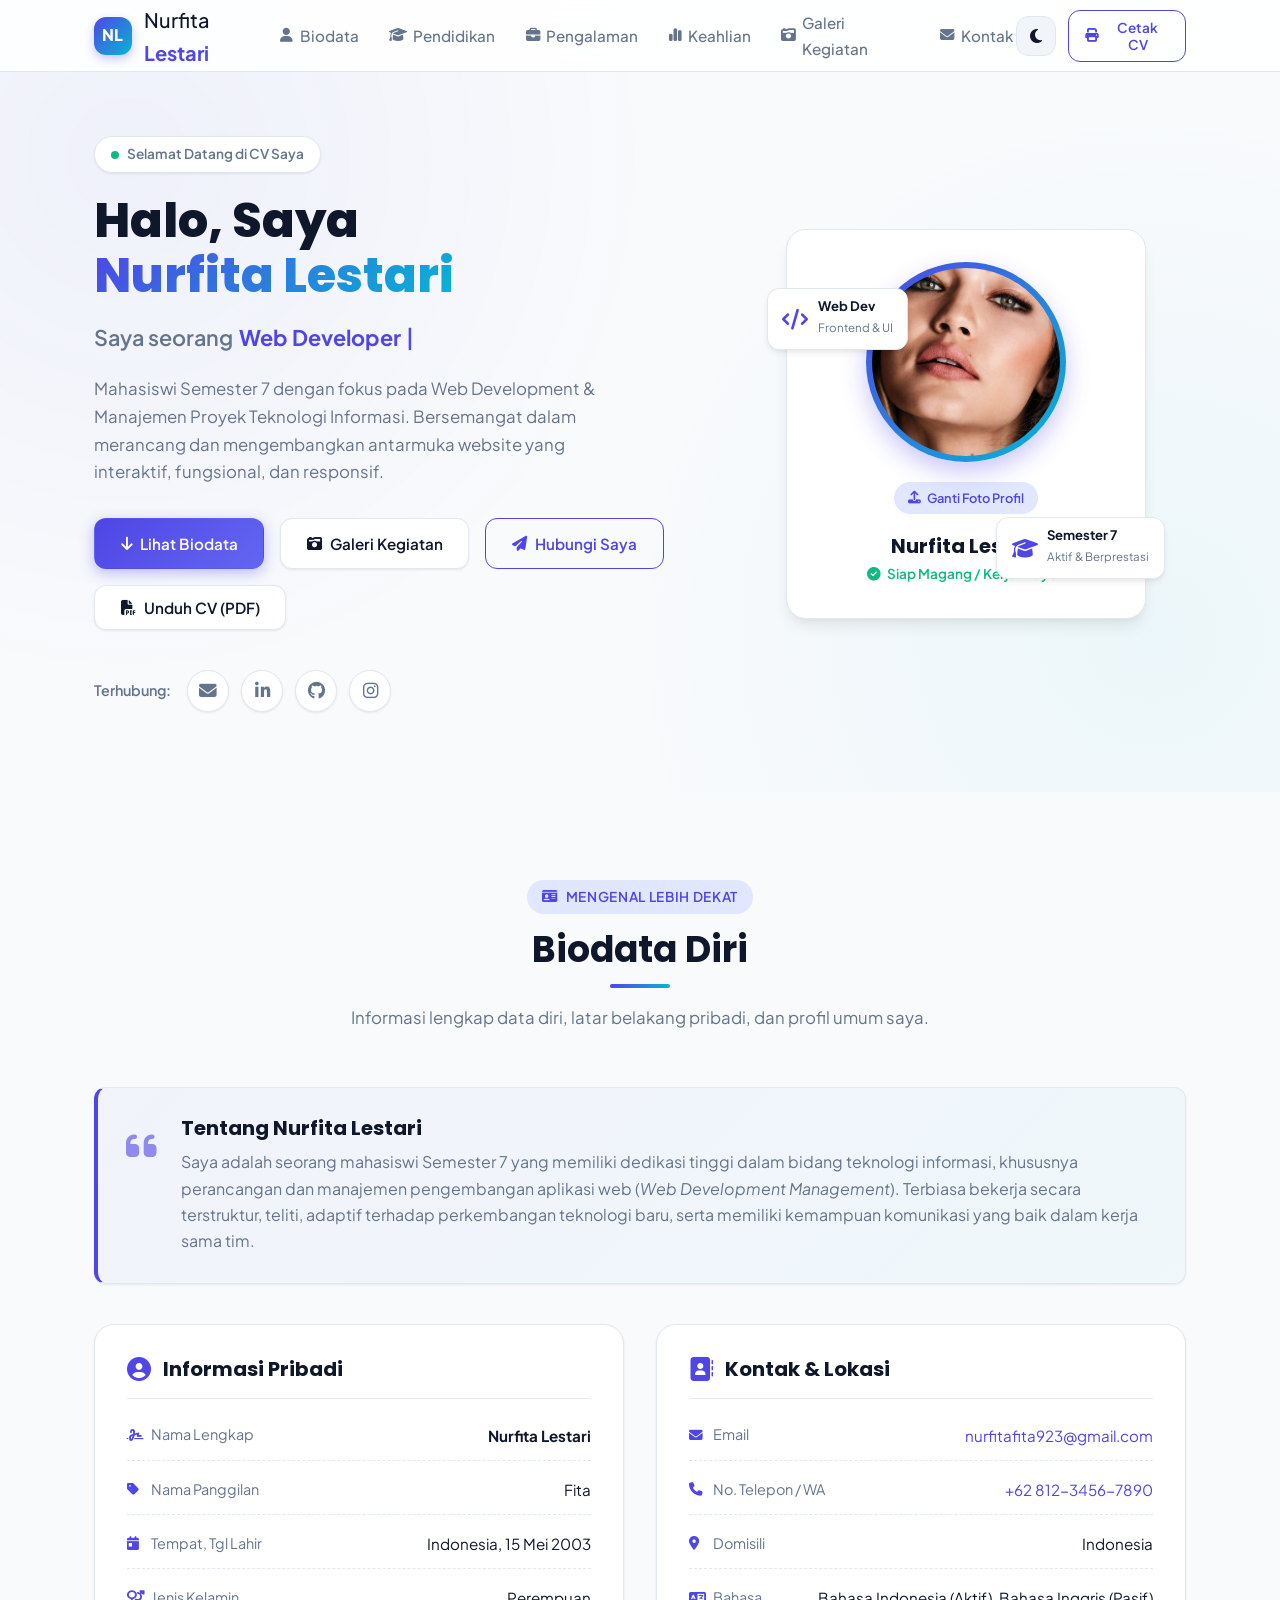
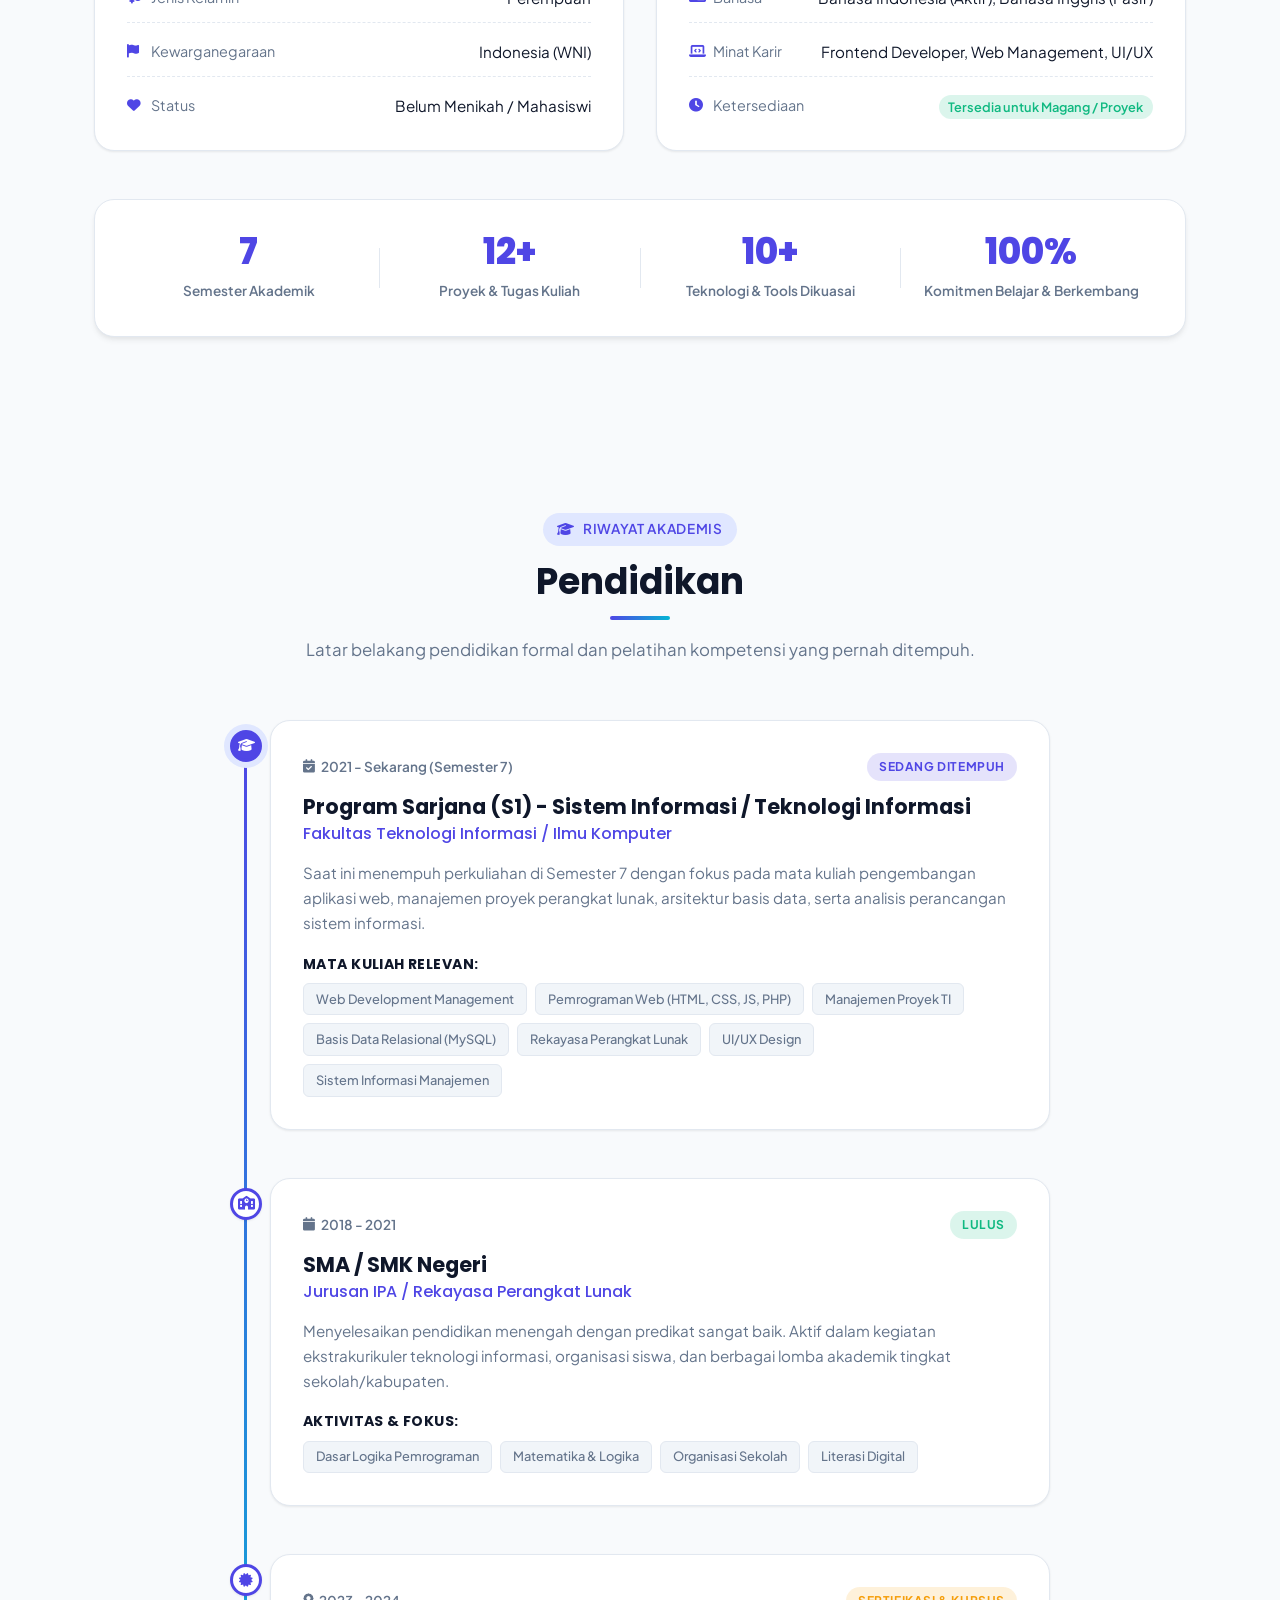
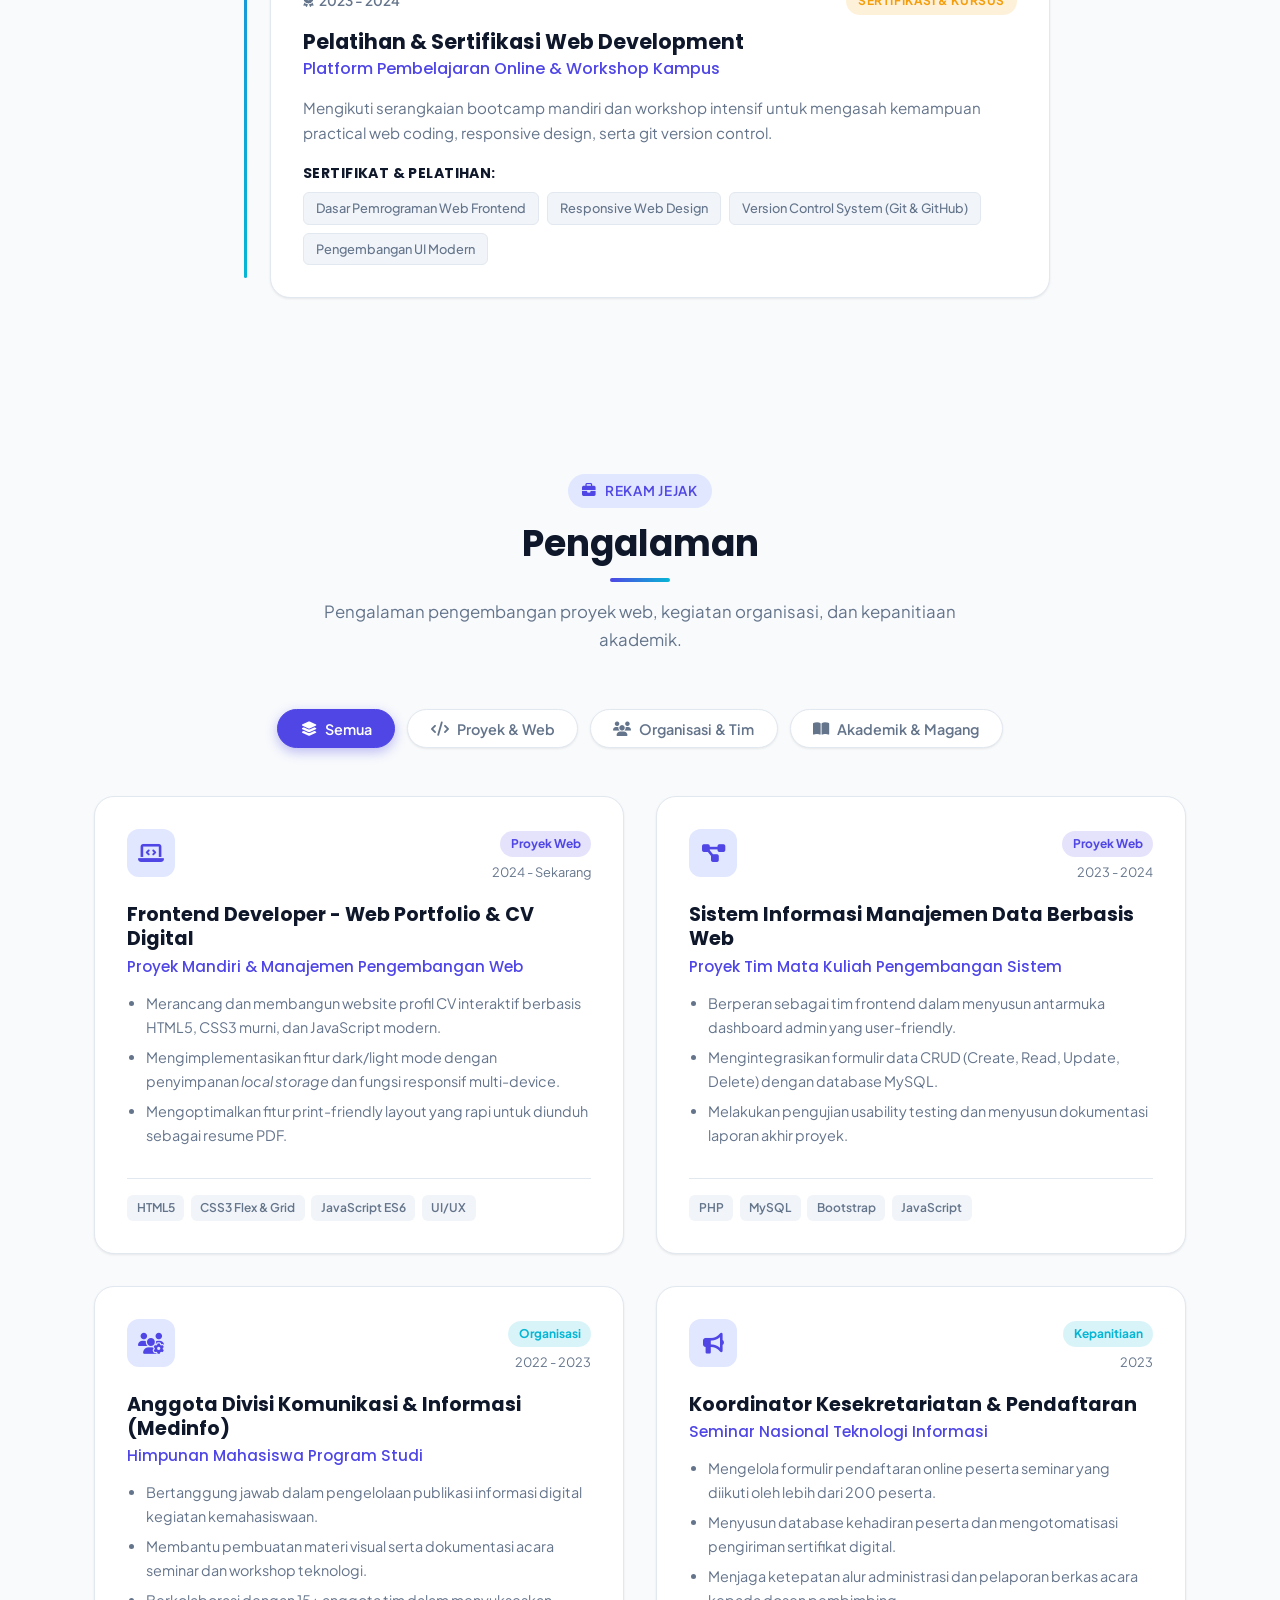
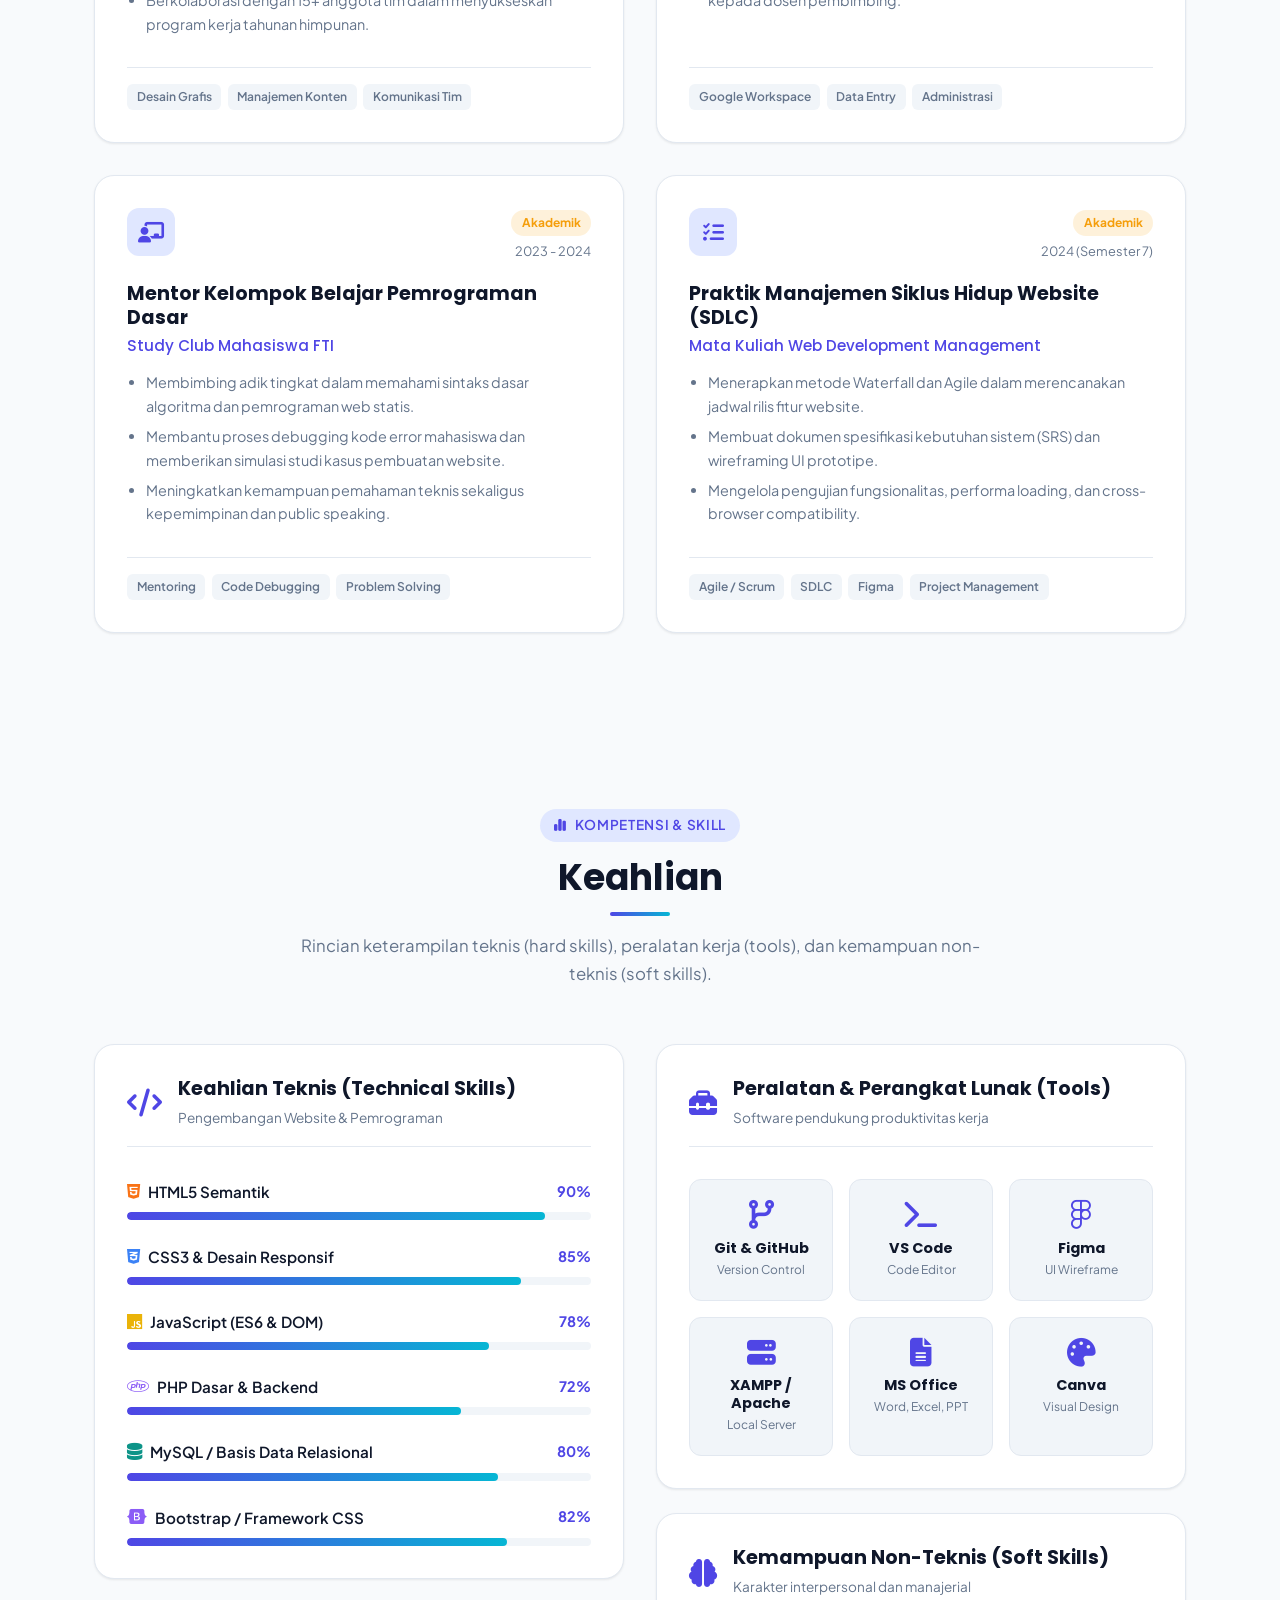
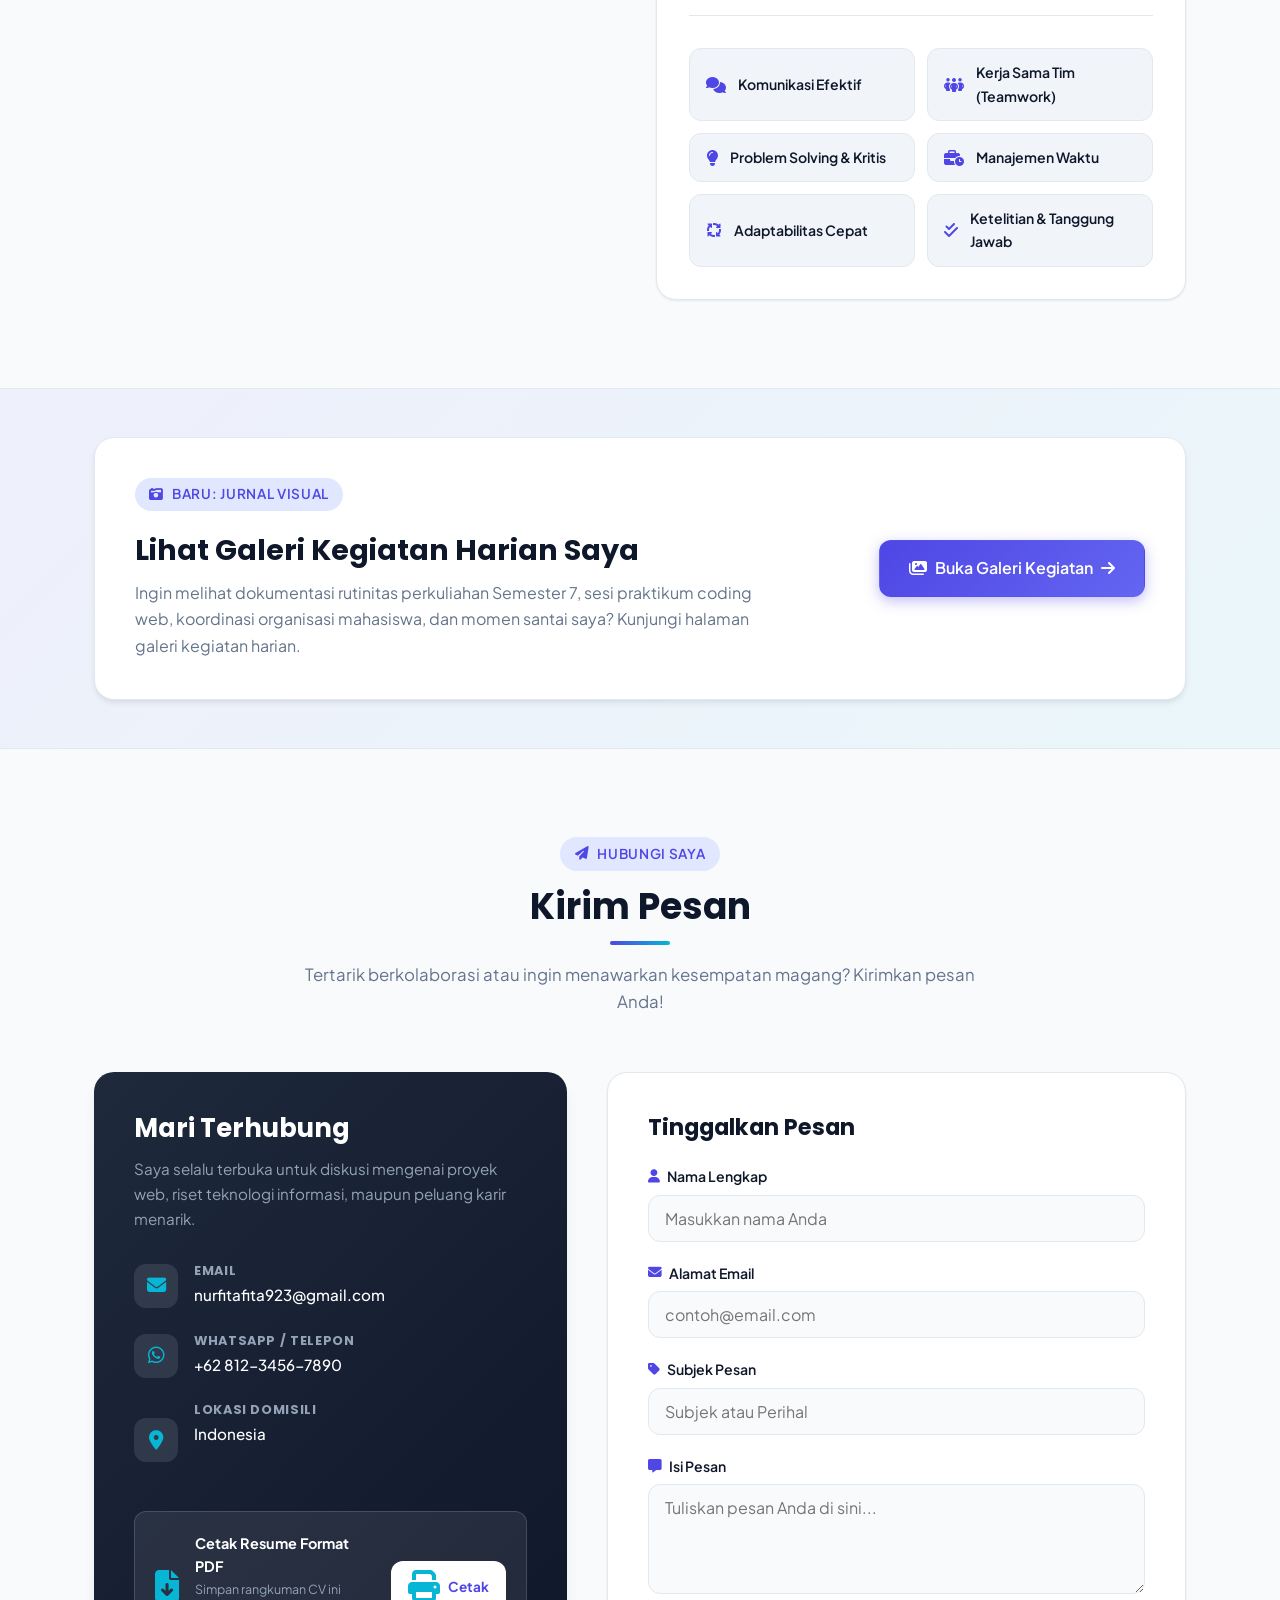
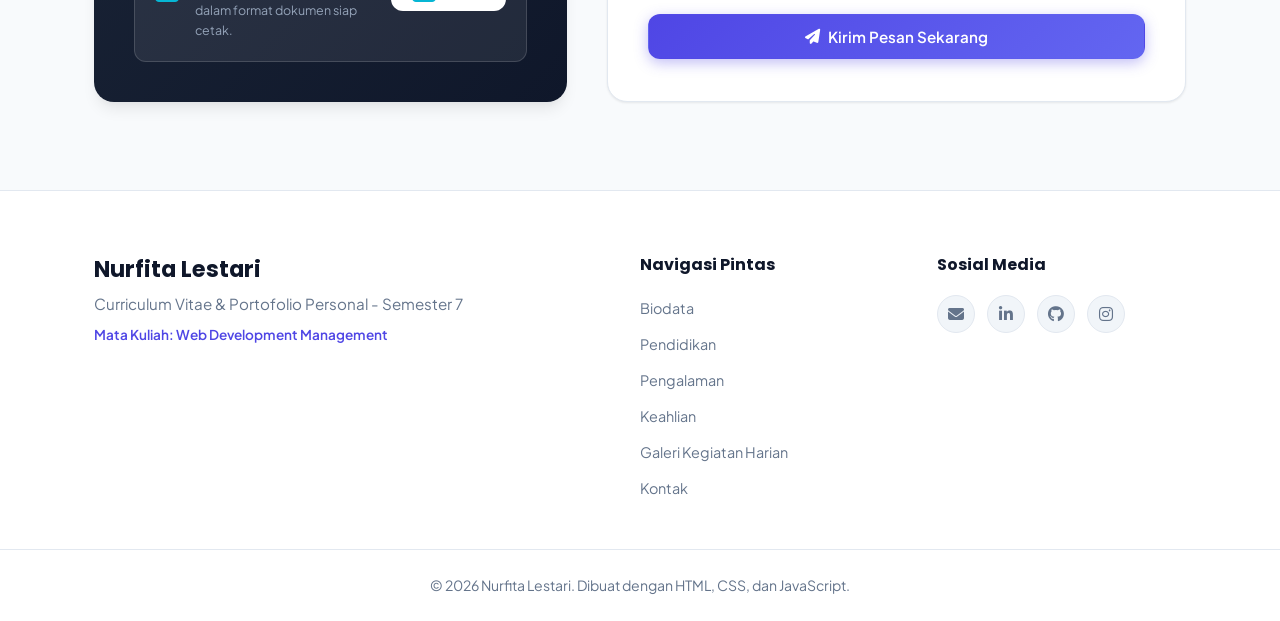
<file: index.html>
<!DOCTYPE html>
<html lang="id">
<head>
  <meta charset="UTF-8">
  <meta name="viewport" content="width=device-width, initial-scale=1.0">
  <meta name="description" content="Curriculum Vitae Nurfita Lestari - Web Developer & Mahasiswi Semester 7. Portofolio, Biodata, Pendidikan, Pengalaman, dan Keahlian.">
  <meta name="author" content="Nurfita Lestari">
  <title>Curriculum Vitae | Nurfita Lestari</title>
  
  <!-- Google Fonts -->
  <link rel="preconnect" href="https://fonts.googleapis.com">
  <link rel="preconnect" href="https://fonts.gstatic.com" crossorigin>
  <link href="https://fonts.googleapis.com/css2?family=Poppins:wght@300;400;500;600;700;800&family=Plus+Jakarta+Sans:wght@400;500;600;700&display=swap" rel="stylesheet">
  
  <!-- Font Awesome Icons -->
  <link rel="stylesheet" href="https://cdnjs.cloudflare.com/ajax/libs/font-awesome/6.4.2/css/all.min.css">
  
  <!-- Custom CSS -->
  <link rel="stylesheet" href="style.css">
</head>
<body>

  <!-- ==================== HEADER & NAVBAR ==================== -->
  <header class="header" id="header">
    <nav class="navbar container">
      <a href="#hero" class="nav-brand">
        <span class="brand-badge">NL</span>
        <span class="brand-text">Nurfita <strong>Lestari</strong></span>
      </a>

      <!-- Menu Navigasi Utama -->
      <ul class="nav-menu" id="nav-menu">
        <li class="nav-item">
          <a href="#biodata" class="nav-link"><i class="fa-solid fa-user"></i> Biodata</a>
        </li>
        <li class="nav-item">
          <a href="#pendidikan" class="nav-link"><i class="fa-solid fa-graduation-cap"></i> Pendidikan</a>
        </li>
        <li class="nav-item">
          <a href="#pengalaman" class="nav-link"><i class="fa-solid fa-briefcase"></i> Pengalaman</a>
        </li>
        <li class="nav-item">
          <a href="#keahlian" class="nav-link"><i class="fa-solid fa-chart-simple"></i> Keahlian</a>
        </li>
        <li class="nav-item">
          <a href="galeri.html" class="nav-link"><i class="fa-solid fa-camera-retro"></i> Galeri Kegiatan</a>
        </li>
        <li class="nav-item">
          <a href="#kontak" class="nav-link"><i class="fa-solid fa-envelope"></i> Kontak</a>
        </li>
      </ul>

      <!-- Action Buttons (Theme toggle, Cetak, Hamburger) -->
      <div class="nav-actions">
        <button id="theme-toggle" class="btn-icon" aria-label="Ganti Tema Gelap/Terang" title="Ganti Tema">
          <i class="fa-solid fa-moon"></i>
        </button>

        <button class="btn btn-sm btn-outline btn-print" onclick="window.print()" title="Cetak atau Simpan PDF">
          <i class="fa-solid fa-print"></i> <span>Cetak CV</span>
        </button>

        <button class="nav-toggle" id="nav-toggle" aria-label="Buka Menu Navigasi">
          <i class="fa-solid fa-bars"></i>
        </button>
      </div>
    </nav>
  </header>

  <main class="main">

    <!-- ==================== HERO SECTION ==================== -->
    <section class="hero section" id="hero">
      <div class="container hero-container">
        
        <div class="hero-content">
          <div class="badge-greeting">
            <span class="pulse-dot"></span> Selamat Datang di CV Saya
          </div>
          
          <h1 class="hero-title">
            Halo, Saya <br>
            <span class="highlight-text">Nurfita Lestari</span>
          </h1>

          <div class="hero-role">
            <span class="role-static">Saya seorang </span>
            <span class="typed-text" id="typed-text"></span>
            <span class="typed-cursor">|</span>
          </div>

          <p class="hero-description">
            Mahasiswi Semester 7 dengan fokus pada Web Development & Manajemen Proyek Teknologi Informasi. Bersemangat dalam merancang dan mengembangkan antarmuka website yang interaktif, fungsional, dan responsif.
          </p>

          <div class="hero-buttons">
            <a href="#biodata" class="btn btn-primary">
              <i class="fa-solid fa-arrow-down"></i> Lihat Biodata
            </a>
            <a href="galeri.html" class="btn btn-secondary">
              <i class="fa-solid fa-camera-retro"></i> Galeri Kegiatan
            </a>
            <a href="#kontak" class="btn btn-outline">
              <i class="fa-solid fa-paper-plane"></i> Hubungi Saya
            </a>
            <button class="btn btn-secondary" onclick="window.print()">
              <i class="fa-solid fa-file-pdf"></i> Unduh CV (PDF)
            </button>
          </div>

          <!-- Social Quick Links -->
          <div class="hero-socials">
            <span class="social-label">Terhubung:</span>
            <a href="mailto:nurfitafita923@gmail.com" class="social-btn" title="Email" target="_blank" rel="noopener">
              <i class="fa-solid fa-envelope"></i>
            </a>
            <a href="https://linkedin.com" class="social-btn" title="LinkedIn" target="_blank" rel="noopener">
              <i class="fa-brands fa-linkedin-in"></i>
            </a>
            <a href="https://github.com" class="social-btn" title="GitHub" target="_blank" rel="noopener">
              <i class="fa-brands fa-github"></i>
            </a>
            <a href="https://instagram.com" class="social-btn" title="Instagram" target="_blank" rel="noopener">
              <i class="fa-brands fa-instagram"></i>
            </a>
          </div>
        </div>

        <div class="hero-visual">
          <div class="avatar-card">
            <div class="avatar-wrapper">
              <!-- Foto Profil Nurfita Lestari -->
              <img src="gigihadid.jpg" alt="Foto Profil Nurfita Lestari" class="avatar-img" id="profile-img" onerror="this.onerror=null; this.src='project/gigihadid.jpg';">
              <div class="avatar-overlay" title="Klik tombol di bawah untuk mengganti foto">
                <i class="fa-solid fa-camera"></i>
              </div>
            </div>

            <!-- Upload Custom Photo Input & Button -->
            <div class="avatar-controls">
              <label for="avatar-input" class="btn-change-photo" title="Unggah foto profil Anda sendiri">
                <i class="fa-solid fa-upload"></i> Ganti Foto Profil
              </label>
              <input type="file" id="avatar-input" accept="image/*" style="display: none;">
            </div>

            <div class="avatar-info">
              <h3 class="avatar-name">Nurfita Lestari</h3>
              <p class="avatar-status"><i class="fa-solid fa-circle-check"></i> Siap Magang / Kerja Proyek</p>
            </div>

            <div class="avatar-floating-badge badge-1">
              <i class="fa-solid fa-code"></i>
              <div>
                <strong>Web Dev</strong>
                <span>Frontend & UI</span>
              </div>
            </div>

            <div class="avatar-floating-badge badge-2">
              <i class="fa-solid fa-graduation-cap"></i>
              <div>
                <strong>Semester 7</strong>
                <span>Aktif & Berprestasi</span>
              </div>
            </div>
          </div>
        </div>

      </div>
    </section>

    <!-- ==================== SECTION 1: BIODATA ==================== -->
    <section class="section section-biodata" id="biodata">
      <div class="container">
        <div class="section-header">
          <span class="section-tag"><i class="fa-solid fa-id-card"></i> Mengenal Lebih Dekat</span>
          <h2 class="section-title">Biodata Diri</h2>
          <div class="section-divider"></div>
          <p class="section-subtitle">Informasi lengkap data diri, latar belakang pribadi, dan profil umum saya.</p>
        </div>

        <!-- Highlight Ringkasan Profil -->
        <div class="biodata-intro-card">
          <div class="intro-icon">
            <i class="fa-solid fa-quote-left"></i>
          </div>
          <div class="intro-text">
            <h3>Tentang Nurfita Lestari</h3>
            <p>
              Saya adalah seorang mahasiswi Semester 7 yang memiliki dedikasi tinggi dalam bidang teknologi informasi, khususnya perancangan dan manajemen pengembangan aplikasi web (<em>Web Development Management</em>). Terbiasa bekerja secara terstruktur, teliti, adaptif terhadap perkembangan teknologi baru, serta memiliki kemampuan komunikasi yang baik dalam kerja sama tim.
            </p>
          </div>
        </div>

        <!-- Tabel & Kartu Detail Biodata -->
        <div class="biodata-grid">
          
          <!-- Kartu Info Pribadi -->
          <div class="biodata-card">
            <div class="card-head">
              <i class="fa-solid fa-user-circle"></i>
              <h3>Informasi Pribadi</h3>
            </div>
            <ul class="info-list">
              <li>
                <span class="info-label"><i class="fa-solid fa-signature"></i> Nama Lengkap</span>
                <span class="info-val"><strong>Nurfita Lestari</strong></span>
              </li>
              <li>
                <span class="info-label"><i class="fa-solid fa-tag"></i> Nama Panggilan</span>
                <span class="info-val">Fita</span>
              </li>
              <li>
                <span class="info-label"><i class="fa-solid fa-calendar-day"></i> Tempat, Tgl Lahir</span>
                <span class="info-val">Indonesia, 15 Mei 2003</span>
              </li>
              <li>
                <span class="info-label"><i class="fa-solid fa-venus-mars"></i> Jenis Kelamin</span>
                <span class="info-val">Perempuan</span>
              </li>
              <li>
                <span class="info-label"><i class="fa-solid fa-flag"></i> Kewarganegaraan</span>
                <span class="info-val">Indonesia (WNI)</span>
              </li>
              <li>
                <span class="info-label"><i class="fa-solid fa-heart"></i> Status</span>
                <span class="info-val">Belum Menikah / Mahasiswi</span>
              </li>
            </ul>
          </div>

          <!-- Kartu Kontak & Domisili -->
          <div class="biodata-card">
            <div class="card-head">
              <i class="fa-solid fa-address-book"></i>
              <h3>Kontak & Lokasi</h3>
            </div>
            <ul class="info-list">
              <li>
                <span class="info-label"><i class="fa-solid fa-envelope"></i> Email</span>
                <span class="info-val"><a href="mailto:nurfitafita923@gmail.com">nurfitafita923@gmail.com</a></span>
              </li>
              <li>
                <span class="info-label"><i class="fa-solid fa-phone"></i> No. Telepon / WA</span>
                <span class="info-val"><a href="tel:+6281234567890">+62 812-3456-7890</a></span>
              </li>
              <li>
                <span class="info-label"><i class="fa-solid fa-location-dot"></i> Domisili</span>
                <span class="info-val">Indonesia</span>
              </li>
              <li>
                <span class="info-label"><i class="fa-solid fa-language"></i> Bahasa</span>
                <span class="info-val">Bahasa Indonesia (Aktif), Bahasa Inggris (Pasif)</span>
              </li>
              <li>
                <span class="info-label"><i class="fa-solid fa-laptop-code"></i> Minat Karir</span>
                <span class="info-val">Frontend Developer, Web Management, UI/UX</span>
              </li>
              <li>
                <span class="info-label"><i class="fa-solid fa-clock"></i> Ketersediaan</span>
                <span class="info-val"><span class="badge-available">Tersedia untuk Magang / Proyek</span></span>
              </li>
            </ul>
          </div>

        </div>

        <!-- Statistik Capaian / Counter -->
        <div class="stats-bar">
          <div class="stat-item">
            <span class="stat-number">7</span>
            <span class="stat-label">Semester Akademik</span>
          </div>
          <div class="stat-divider"></div>
          <div class="stat-item">
            <span class="stat-number">12+</span>
            <span class="stat-label">Proyek & Tugas Kuliah</span>
          </div>
          <div class="stat-divider"></div>
          <div class="stat-item">
            <span class="stat-number">10+</span>
            <span class="stat-label">Teknologi & Tools Dikuasai</span>
          </div>
          <div class="stat-divider"></div>
          <div class="stat-item">
            <span class="stat-number">100%</span>
            <span class="stat-label">Komitmen Belajar & Berkembang</span>
          </div>
        </div>

      </div>
    </section>

    <!-- ==================== SECTION 2: PENDIDIKAN ==================== -->
    <section class="section section-pendidikan" id="pendidikan">
      <div class="container">
        <div class="section-header">
          <span class="section-tag"><i class="fa-solid fa-graduation-cap"></i> Riwayat Akademis</span>
          <h2 class="section-title">Pendidikan</h2>
          <div class="section-divider"></div>
          <p class="section-subtitle">Latar belakang pendidikan formal dan pelatihan kompetensi yang pernah ditempuh.</p>
        </div>

        <div class="timeline">

          <!-- Pendidikan 1: Perguruan Tinggi (Sedang Berjalan) -->
          <div class="timeline-item active">
            <div class="timeline-dot">
              <i class="fa-solid fa-graduation-cap"></i>
            </div>
            <div class="timeline-card">
              <div class="card-timeline-header">
                <span class="badge-period"><i class="fa-solid fa-calendar-check"></i> 2021 - Sekarang (Semester 7)</span>
                <span class="badge-status current">Sedang Ditempuh</span>
              </div>
              <h3 class="timeline-institution">Program Sarjana (S1) - Sistem Informasi / Teknologi Informasi</h3>
              <h4 class="timeline-sub">Fakultas Teknologi Informasi / Ilmu Komputer</h4>
              <p class="timeline-desc">
                Saat ini menempuh perkuliahan di Semester 7 dengan fokus pada mata kuliah pengembangan aplikasi web, manajemen proyek perangkat lunak, arsitektur basis data, serta analisis perancangan sistem informasi.
              </p>
              
              <div class="education-highlights">
                <h5>Mata Kuliah Relevan:</h5>
                <div class="tag-cloud">
                  <span class="tag">Web Development Management</span>
                  <span class="tag">Pemrograman Web (HTML, CSS, JS, PHP)</span>
                  <span class="tag">Manajemen Proyek TI</span>
                  <span class="tag">Basis Data Relasional (MySQL)</span>
                  <span class="tag">Rekayasa Perangkat Lunak</span>
                  <span class="tag">UI/UX Design</span>
                  <span class="tag">Sistem Informasi Manajemen</span>
                </div>
              </div>
            </div>
          </div>

          <!-- Pendidikan 2: Sekolah Menengah Atas / Kejuruan -->
          <div class="timeline-item">
            <div class="timeline-dot">
              <i class="fa-solid fa-school"></i>
            </div>
            <div class="timeline-card">
              <div class="card-timeline-header">
                <span class="badge-period"><i class="fa-solid fa-calendar"></i> 2018 - 2021</span>
                <span class="badge-status finished">Lulus</span>
              </div>
              <h3 class="timeline-institution">SMA / SMK Negeri</h3>
              <h4 class="timeline-sub">Jurusan IPA / Rekayasa Perangkat Lunak</h4>
              <p class="timeline-desc">
                Menyelesaikan pendidikan menengah dengan predikat sangat baik. Aktif dalam kegiatan ekstrakurikuler teknologi informasi, organisasi siswa, dan berbagai lomba akademik tingkat sekolah/kabupaten.
              </p>
              <div class="education-highlights">
                <h5>Aktivitas & Fokus:</h5>
                <div class="tag-cloud">
                  <span class="tag">Dasar Logika Pemrograman</span>
                  <span class="tag">Matematika & Logika</span>
                  <span class="tag">Organisasi Sekolah</span>
                  <span class="tag">Literasi Digital</span>
                </div>
              </div>
            </div>
          </div>

          <!-- Pendidikan 3: Kursus & Sertifikasi -->
          <div class="timeline-item">
            <div class="timeline-dot">
              <i class="fa-solid fa-certificate"></i>
            </div>
            <div class="timeline-card">
              <div class="card-timeline-header">
                <span class="badge-period"><i class="fa-solid fa-award"></i> 2023 - 2024</span>
                <span class="badge-status cert">Sertifikasi & Kursus</span>
              </div>
              <h3 class="timeline-institution">Pelatihan & Sertifikasi Web Development</h3>
              <h4 class="timeline-sub">Platform Pembelajaran Online & Workshop Kampus</h4>
              <p class="timeline-desc">
                Mengikuti serangkaian bootcamp mandiri dan workshop intensif untuk mengasah kemampuan practical web coding, responsive design, serta git version control.
              </p>
              <div class="education-highlights">
                <h5>Sertifikat & Pelatihan:</h5>
                <div class="tag-cloud">
                  <span class="tag">Dasar Pemrograman Web Frontend</span>
                  <span class="tag">Responsive Web Design</span>
                  <span class="tag">Version Control System (Git & GitHub)</span>
                  <span class="tag">Pengembangan UI Modern</span>
                </div>
              </div>
            </div>
          </div>

        </div>
      </div>
    </section>

    <!-- ==================== SECTION 3: PENGALAMAN ==================== -->
    <section class="section section-pengalaman" id="pengalaman">
      <div class="container">
        <div class="section-header">
          <span class="section-tag"><i class="fa-solid fa-briefcase"></i> Rekam Jejak</span>
          <h2 class="section-title">Pengalaman</h2>
          <div class="section-divider"></div>
          <p class="section-subtitle">Pengalaman pengembangan proyek web, kegiatan organisasi, dan kepanitiaan akademik.</p>
        </div>

        <!-- Filter Tab Pengalaman -->
        <div class="filter-controls">
          <button class="filter-btn active" data-filter="all"><i class="fa-solid fa-layer-group"></i> Semua</button>
          <button class="filter-btn" data-filter="proyek"><i class="fa-solid fa-code"></i> Proyek & Web</button>
          <button class="filter-btn" data-filter="organisasi"><i class="fa-solid fa-users"></i> Organisasi & Tim</button>
          <button class="filter-btn" data-filter="akademik"><i class="fa-solid fa-book-open"></i> Akademik & Magang</button>
        </div>

        <div class="experience-grid">

          <!-- Pengalaman 1: Proyek Web CV Interaktif -->
          <div class="exp-card" data-category="proyek">
            <div class="exp-top">
              <div class="exp-icon">
                <i class="fa-solid fa-laptop-code"></i>
              </div>
              <div class="exp-meta">
                <span class="badge-cat proyek">Proyek Web</span>
                <span class="exp-time">2024 - Sekarang</span>
              </div>
            </div>
            <h3 class="exp-title">Frontend Developer - Web Portfolio & CV Digital</h3>
            <h4 class="exp-company">Proyek Mandiri & Manajemen Pengembangan Web</h4>
            <ul class="exp-tasks">
              <li>Merancang dan membangun website profil CV interaktif berbasis HTML5, CSS3 murni, dan JavaScript modern.</li>
              <li>Mengimplementasikan fitur dark/light mode dengan penyimpanan <em>local storage</em> dan fungsi responsif multi-device.</li>
              <li>Mengoptimalkan fitur print-friendly layout yang rapi untuk diunduh sebagai resume PDF.</li>
            </ul>
            <div class="exp-tech">
              <span>HTML5</span>
              <span>CSS3 Flex & Grid</span>
              <span>JavaScript ES6</span>
              <span>UI/UX</span>
            </div>
          </div>

          <!-- Pengalaman 2: Proyek Manajemen Sistem Web Perkuliahan -->
          <div class="exp-card" data-category="proyek">
            <div class="exp-top">
              <div class="exp-icon">
                <i class="fa-solid fa-diagram-project"></i>
              </div>
              <div class="exp-meta">
                <span class="badge-cat proyek">Proyek Web</span>
                <span class="exp-time">2023 - 2024</span>
              </div>
            </div>
            <h3 class="exp-title">Sistem Informasi Manajemen Data Berbasis Web</h3>
            <h4 class="exp-company">Proyek Tim Mata Kuliah Pengembangan Sistem</h4>
            <ul class="exp-tasks">
              <li>Berperan sebagai tim frontend dalam menyusun antarmuka dashboard admin yang user-friendly.</li>
              <li>Mengintegrasikan formulir data CRUD (Create, Read, Update, Delete) dengan database MySQL.</li>
              <li>Melakukan pengujian usability testing dan menyusun dokumentasi laporan akhir proyek.</li>
            </ul>
            <div class="exp-tech">
              <span>PHP</span>
              <span>MySQL</span>
              <span>Bootstrap</span>
              <span>JavaScript</span>
            </div>
          </div>

          <!-- Pengalaman 3: Organisasi Mahasiswa -->
          <div class="exp-card" data-category="organisasi">
            <div class="exp-top">
              <div class="exp-icon">
                <i class="fa-solid fa-users-gear"></i>
              </div>
              <div class="exp-meta">
                <span class="badge-cat organisasi">Organisasi</span>
                <span class="exp-time">2022 - 2023</span>
              </div>
            </div>
            <h3 class="exp-title">Anggota Divisi Komunikasi & Informasi (Medinfo)</h3>
            <h4 class="exp-company">Himpunan Mahasiswa Program Studi</h4>
            <ul class="exp-tasks">
              <li>Bertanggung jawab dalam pengelolaan publikasi informasi digital kegiatan kemahasiswaan.</li>
              <li>Membantu pembuatan materi visual serta dokumentasi acara seminar dan workshop teknologi.</li>
              <li>Berkolaborasi dengan 15+ anggota tim dalam menyukseskan program kerja tahunan himpunan.</li>
            </ul>
            <div class="exp-tech">
              <span>Desain Grafis</span>
              <span>Manajemen Konten</span>
              <span>Komunikasi Tim</span>
            </div>
          </div>

          <!-- Pengalaman 4: Kepanitiaan Seminar Kampus -->
          <div class="exp-card" data-category="organisasi">
            <div class="exp-top">
              <div class="exp-icon">
                <i class="fa-solid fa-bullhorn"></i>
              </div>
              <div class="exp-meta">
                <span class="badge-cat organisasi">Kepanitiaan</span>
                <span class="exp-time">2023</span>
              </div>
            </div>
            <h3 class="exp-title">Koordinator Kesekretariatan & Pendaftaran</h3>
            <h4 class="exp-company">Seminar Nasional Teknologi Informasi</h4>
            <ul class="exp-tasks">
              <li>Mengelola formulir pendaftaran online peserta seminar yang diikuti oleh lebih dari 200 peserta.</li>
              <li>Menyusun database kehadiran peserta dan mengotomatisasi pengiriman sertifikat digital.</li>
              <li>Menjaga ketepatan alur administrasi dan pelaporan berkas acara kepada dosen pembimbing.</li>
            </ul>
            <div class="exp-tech">
              <span>Google Workspace</span>
              <span>Data Entry</span>
              <span>Administrasi</span>
            </div>
          </div>

          <!-- Pengalaman 5: Asisten Pembelajaran / Kelompok Belajar -->
          <div class="exp-card" data-category="akademik">
            <div class="exp-top">
              <div class="exp-icon">
                <i class="fa-solid fa-chalkboard-user"></i>
              </div>
              <div class="exp-meta">
                <span class="badge-cat akademik">Akademik</span>
                <span class="exp-time">2023 - 2024</span>
              </div>
            </div>
            <h3 class="exp-title">Mentor Kelompok Belajar Pemrograman Dasar</h3>
            <h4 class="exp-company">Study Club Mahasiswa FTI</h4>
            <ul class="exp-tasks">
              <li>Membimbing adik tingkat dalam memahami sintaks dasar algoritma dan pemrograman web statis.</li>
              <li>Membantu proses debugging kode error mahasiswa dan memberikan simulasi studi kasus pembuatan website.</li>
              <li>Meningkatkan kemampuan pemahaman teknis sekaligus kepemimpinan dan public speaking.</li>
            </ul>
            <div class="exp-tech">
              <span>Mentoring</span>
              <span>Code Debugging</span>
              <span>Problem Solving</span>
            </div>
          </div>

          <!-- Pengalaman 6: Studi Proyek Web Development Management -->
          <div class="exp-card" data-category="akademik">
            <div class="exp-top">
              <div class="exp-icon">
                <i class="fa-solid fa-list-check"></i>
              </div>
              <div class="exp-meta">
                <span class="badge-cat akademik">Akademik</span>
                <span class="exp-time">2024 (Semester 7)</span>
              </div>
            </div>
            <h3 class="exp-title">Praktik Manajemen Siklus Hidup Website (SDLC)</h3>
            <h4 class="exp-company">Mata Kuliah Web Development Management</h4>
            <ul class="exp-tasks">
              <li>Menerapkan metode Waterfall dan Agile dalam merencanakan jadwal rilis fitur website.</li>
              <li>Membuat dokumen spesifikasi kebutuhan sistem (SRS) dan wireframing UI prototipe.</li>
              <li>Mengelola pengujian fungsionalitas, performa loading, dan cross-browser compatibility.</li>
            </ul>
            <div class="exp-tech">
              <span>Agile / Scrum</span>
              <span>SDLC</span>
              <span>Figma</span>
              <span>Project Management</span>
            </div>
          </div>

        </div>
      </div>
    </section>

    <!-- ==================== SECTION 4: KEAHLIAN ==================== -->
    <section class="section section-keahlian" id="keahlian">
      <div class="container">
        <div class="section-header">
          <span class="section-tag"><i class="fa-solid fa-chart-simple"></i> Kompetensi & Skill</span>
          <h2 class="section-title">Keahlian</h2>
          <div class="section-divider"></div>
          <p class="section-subtitle">Rincian keterampilan teknis (hard skills), peralatan kerja (tools), dan kemampuan non-teknis (soft skills).</p>
        </div>

        <div class="skills-wrapper">

          <!-- Kolom 1: Hard Skills / Web Development -->
          <div class="skills-column">
            <div class="skills-card">
              <div class="skill-category-header">
                <i class="fa-solid fa-code"></i>
                <div>
                  <h3>Keahlian Teknis (Technical Skills)</h3>
                  <span>Pengembangan Website & Pemrograman</span>
                </div>
              </div>

              <div class="skills-list">
                
                <div class="skill-item">
                  <div class="skill-info">
                    <span class="skill-name"><i class="fa-brands fa-html5 text-orange"></i> HTML5 Semantik</span>
                    <span class="skill-percent">90%</span>
                  </div>
                  <div class="progress-bar-bg">
                    <div class="progress-bar-fill" data-progress="90%"></div>
                  </div>
                </div>

                <div class="skill-item">
                  <div class="skill-info">
                    <span class="skill-name"><i class="fa-brands fa-css3-alt text-blue"></i> CSS3 & Desain Responsif</span>
                    <span class="skill-percent">85%</span>
                  </div>
                  <div class="progress-bar-bg">
                    <div class="progress-bar-fill" data-progress="85%"></div>
                  </div>
                </div>

                <div class="skill-item">
                  <div class="skill-info">
                    <span class="skill-name"><i class="fa-brands fa-js text-yellow"></i> JavaScript (ES6 & DOM)</span>
                    <span class="skill-percent">78%</span>
                  </div>
                  <div class="progress-bar-bg">
                    <div class="progress-bar-fill" data-progress="78%"></div>
                  </div>
                </div>

                <div class="skill-item">
                  <div class="skill-info">
                    <span class="skill-name"><i class="fa-brands fa-php text-purple"></i> PHP Dasar & Backend</span>
                    <span class="skill-percent">72%</span>
                  </div>
                  <div class="progress-bar-bg">
                    <div class="progress-bar-fill" data-progress="72%"></div>
                  </div>
                </div>

                <div class="skill-item">
                  <div class="skill-info">
                    <span class="skill-name"><i class="fa-solid fa-database text-teal"></i> MySQL / Basis Data Relasional</span>
                    <span class="skill-percent">80%</span>
                  </div>
                  <div class="progress-bar-bg">
                    <div class="progress-bar-fill" data-progress="80%"></div>
                  </div>
                </div>

                <div class="skill-item">
                  <div class="skill-info">
                    <span class="skill-name"><i class="fa-brands fa-bootstrap text-purple"></i> Bootstrap / Framework CSS</span>
                    <span class="skill-percent">82%</span>
                  </div>
                  <div class="progress-bar-bg">
                    <div class="progress-bar-fill" data-progress="82%"></div>
                  </div>
                </div>

              </div>
            </div>
          </div>

          <!-- Kolom 2: Tools & Soft Skills -->
          <div class="skills-column">
            
            <!-- Tools & Software -->
            <div class="skills-card">
              <div class="skill-category-header">
                <i class="fa-solid fa-toolbox"></i>
                <div>
                  <h3>Peralatan & Perangkat Lunak (Tools)</h3>
                  <span>Software pendukung produktivitas kerja</span>
                </div>
              </div>

              <div class="tools-grid">
                <div class="tool-box">
                  <i class="fa-solid fa-code-branch"></i>
                  <h4>Git & GitHub</h4>
                  <p>Version Control</p>
                </div>
                <div class="tool-box">
                  <i class="fa-solid fa-terminal"></i>
                  <h4>VS Code</h4>
                  <p>Code Editor</p>
                </div>
                <div class="tool-box">
                  <i class="fa-brands fa-figma"></i>
                  <h4>Figma</h4>
                  <p>UI Wireframe</p>
                </div>
                <div class="tool-box">
                  <i class="fa-solid fa-server"></i>
                  <h4>XAMPP / Apache</h4>
                  <p>Local Server</p>
                </div>
                <div class="tool-box">
                  <i class="fa-solid fa-file-lines"></i>
                  <h4>MS Office</h4>
                  <p>Word, Excel, PPT</p>
                </div>
                <div class="tool-box">
                  <i class="fa-solid fa-palette"></i>
                  <h4>Canva</h4>
                  <p>Visual Design</p>
                </div>
              </div>
            </div>

            <!-- Soft Skills -->
            <div class="skills-card" style="margin-top: 1.5rem;">
              <div class="skill-category-header">
                <i class="fa-solid fa-brain"></i>
                <div>
                  <h3>Kemampuan Non-Teknis (Soft Skills)</h3>
                  <span>Karakter interpersonal dan manajerial</span>
                </div>
              </div>

              <div class="soft-skills-tags">
                <div class="soft-badge">
                  <i class="fa-solid fa-comments"></i>
                  <span>Komunikasi Efektif</span>
                </div>
                <div class="soft-badge">
                  <i class="fa-solid fa-people-group"></i>
                  <span>Kerja Sama Tim (Teamwork)</span>
                </div>
                <div class="soft-badge">
                  <i class="fa-solid fa-lightbulb"></i>
                  <span>Problem Solving & Kritis</span>
                </div>
                <div class="soft-badge">
                  <i class="fa-solid fa-business-time"></i>
                  <span>Manajemen Waktu</span>
                </div>
                <div class="soft-badge">
                  <i class="fa-solid fa-arrows-spin"></i>
                  <span>Adaptabilitas Cepat</span>
                </div>
                <div class="soft-badge">
                  <i class="fa-solid fa-check-double"></i>
                  <span>Ketelitian & Tanggung Jawab</span>
                </div>
              </div>
            </div>

          </div>

        </div>
      </div>
    </section>

    <!-- ==================== BANNER GALERI KEGIATAN HARIAN ==================== -->
    <section class="section section-gallery-banner" style="padding: 3rem 0; background: linear-gradient(135deg, rgba(79, 70, 229, 0.06) 0%, rgba(6, 182, 212, 0.06) 100%); border-top: 1px solid var(--border-color); border-bottom: 1px solid var(--border-color);">
      <div class="container">
        <div style="background: var(--bg-card); border: 1px solid var(--border-color); border-radius: var(--radius-lg); padding: 2.5rem; box-shadow: var(--shadow-md); display: flex; align-items: center; justify-content: space-between; flex-wrap: wrap; gap: 2rem;">
          <div style="max-width: 620px;">
            <span class="section-tag"><i class="fa-solid fa-camera-retro"></i> Baru: Jurnal Visual</span>
            <h3 style="font-size: 1.8rem; margin: 0.5rem 0 0.75rem;">Lihat Galeri Kegiatan Harian Saya</h3>
            <p style="color: var(--text-muted); font-size: 1rem; margin-bottom: 0;">Ingin melihat dokumentasi rutinitas perkuliahan Semester 7, sesi praktikum coding web, koordinasi organisasi mahasiswa, dan momen santai saya? Kunjungi halaman galeri kegiatan harian.</p>
          </div>
          <div>
            <a href="galeri.html" class="btn btn-primary" style="font-size: 1rem; padding: 0.9rem 1.8rem;">
              <i class="fa-solid fa-images"></i> Buka Galeri Kegiatan <i class="fa-solid fa-arrow-right"></i>
            </a>
          </div>
        </div>
      </div>
    </section>

    <!-- ==================== SECTION KONTAK & PESAN ==================== -->
    <section class="section section-kontak" id="kontak">
      <div class="container">
        <div class="section-header">
          <span class="section-tag"><i class="fa-solid fa-paper-plane"></i> Hubungi Saya</span>
          <h2 class="section-title">Kirim Pesan</h2>
          <div class="section-divider"></div>
          <p class="section-subtitle">Tertarik berkolaborasi atau ingin menawarkan kesempatan magang? Kirimkan pesan Anda!</p>
        </div>

        <div class="contact-grid">
          
          <!-- Informasi Kontak -->
          <div class="contact-info-card">
            <h3>Mari Terhubung</h3>
            <p>Saya selalu terbuka untuk diskusi mengenai proyek web, riset teknologi informasi, maupun peluang karir menarik.</p>

            <div class="contact-methods">
              <div class="c-method-item">
                <div class="c-icon"><i class="fa-solid fa-envelope"></i></div>
                <div>
                  <h4>Email</h4>
                  <a href="mailto:nurfitafita923@gmail.com">nurfitafita923@gmail.com</a>
                </div>
              </div>

              <div class="c-method-item">
                <div class="c-icon"><i class="fa-brands fa-whatsapp"></i></div>
                <div>
                  <h4>WhatsApp / Telepon</h4>
                  <a href="tel:+6281234567890">+62 812-3456-7890</a>
                </div>
              </div>

              <div class="c-method-item">
                <div class="c-icon"><i class="fa-solid fa-location-dot"></i></div>
                <div>
                  <h4>Lokasi Domisili</h4>
                  <p>Indonesia</p>
                </div>
              </div>
            </div>

            <!-- Resume Download Box -->
            <div class="resume-download-box">
              <i class="fa-solid fa-file-arrow-down"></i>
              <div>
                <strong>Cetak Resume Format PDF</strong>
                <p>Simpan rangkuman CV ini dalam format dokumen siap cetak.</p>
              </div>
              <button class="btn btn-sm btn-white" onclick="window.print()">
                <i class="fa-solid fa-print"></i> Cetak
              </button>
            </div>
          </div>

          <!-- Formulir Kontak Interaktif -->
          <div class="contact-form-card">
            <h3>Tinggalkan Pesan</h3>
            <form id="contact-form" class="contact-form">
              <div class="form-group">
                <label for="name"><i class="fa-solid fa-user"></i> Nama Lengkap</label>
                <input type="text" id="name" name="name" placeholder="Masukkan nama Anda" required>
              </div>

              <div class="form-group">
                <label for="email"><i class="fa-solid fa-envelope"></i> Alamat Email</label>
                <input type="email" id="email" name="email" placeholder="contoh@email.com" required>
              </div>

              <div class="form-group">
                <label for="subject"><i class="fa-solid fa-tag"></i> Subjek Pesan</label>
                <input type="text" id="subject" name="subject" placeholder="Subjek atau Perihal" required>
              </div>

              <div class="form-group">
                <label for="message"><i class="fa-solid fa-message"></i> Isi Pesan</label>
                <textarea id="message" name="message" rows="4" placeholder="Tuliskan pesan Anda di sini..." required></textarea>
              </div>

              <button type="submit" class="btn btn-primary btn-block" id="btn-submit">
                <i class="fa-solid fa-paper-plane"></i> Kirim Pesan Sekarang
              </button>
            </form>
          </div>

        </div>
      </div>
    </section>

  </main>

  <!-- ==================== FOOTER ==================== -->
  <footer class="footer">
    <div class="container footer-container">
      <div class="footer-brand">
        <h3>Nurfita Lestari</h3>
        <p>Curriculum Vitae & Portofolio Personal - Semester 7</p>
        <p class="footer-course">Mata Kuliah: Web Development Management</p>
      </div>

      <div class="footer-nav">
        <h4>Navigasi Pintas</h4>
        <ul>
          <li><a href="#biodata">Biodata</a></li>
          <li><a href="#pendidikan">Pendidikan</a></li>
          <li><a href="#pengalaman">Pengalaman</a></li>
          <li><a href="#keahlian">Keahlian</a></li>
          <li><a href="galeri.html">Galeri Kegiatan Harian</a></li>
          <li><a href="#kontak">Kontak</a></li>
        </ul>
      </div>

      <div class="footer-social">
        <h4>Sosial Media</h4>
        <div class="footer-social-icons">
          <a href="mailto:nurfitafita923@gmail.com" title="Email"><i class="fa-solid fa-envelope"></i></a>
          <a href="https://linkedin.com" title="LinkedIn"><i class="fa-brands fa-linkedin-in"></i></a>
          <a href="https://github.com" title="GitHub"><i class="fa-brands fa-github"></i></a>
          <a href="https://instagram.com" title="Instagram"><i class="fa-brands fa-instagram"></i></a>
        </div>
      </div>
    </div>

    <div class="footer-bottom">
      <div class="container">
        <p>&copy; <span id="current-year"></span> Nurfita Lestari. Dibuat dengan HTML, CSS, dan JavaScript.</p>
      </div>
    </div>
  </footer>

  <!-- ==================== BACK TO TOP BUTTON ==================== -->
  <button id="back-to-top" class="back-to-top" aria-label="Kembali ke atas" title="Kembali ke atas">
    <i class="fa-solid fa-chevron-up"></i>
  </button>

  <!-- ==================== TOAST NOTIFICATION ==================== -->
  <div id="toast" class="toast">
    <div class="toast-icon"><i class="fa-solid fa-circle-check"></i></div>
    <div class="toast-content">
      <strong class="toast-title">Pesan Terkirim!</strong>
      <span class="toast-message">Terima kasih telah menghubungi Nurfita Lestari.</span>
    </div>
  </div>

  <!-- JavaScript -->
  <script src="script.js"></script>
</body>
</html>
</file>
<file: style.css>
/* ==========================================================
   CURRICULUM VITAE - NURFITA LESTARI
   CSS Stylesheet
   Mata Kuliah: Web Development Management
   ========================================================== */

/* --- CSS Variables & Theme Tokens --- */
:root {
  /* Brand Colors */
  --primary: #4f46e5;
  --primary-hover: #4338ca;
  --primary-light: #e0e7ff;
  --secondary: #06b6d4;
  --accent: #f43f5e;
  --success: #10b981;
  --warning: #f59e0b;

  /* Light Theme Defaults */
  --bg-body: #f8fafc;
  --bg-card: #ffffff;
  --bg-card-alt: #f1f5f9;
  --bg-header: rgba(255, 255, 255, 0.85);
  --border-color: #e2e8f0;
  --border-focus: #818cf8;

  /* Typography Colors */
  --text-main: #0f172a;
  --text-muted: #64748b;
  --text-light: #94a3b8;
  --text-on-primary: #ffffff;

  /* Shadows & Radius */
  --shadow-sm: 0 1px 3px rgba(0, 0, 0, 0.05), 0 1px 2px rgba(0, 0, 0, 0.03);
  --shadow-md: 0 4px 6px -1px rgba(0, 0, 0, 0.07), 0 2px 4px -1px rgba(0, 0, 0, 0.04);
  --shadow-lg: 0 10px 15px -3px rgba(0, 0, 0, 0.08), 0 4px 6px -2px rgba(0, 0, 0, 0.03);
  --shadow-hover: 0 20px 25px -5px rgba(79, 70, 229, 0.15), 0 10px 10px -5px rgba(79, 70, 229, 0.04);

  --radius-sm: 6px;
  --radius-md: 12px;
  --radius-lg: 20px;
  --radius-full: 9999px;

  /* Transitions */
  --transition: all 0.3s cubic-bezier(0.4, 0, 0.2, 1);
  --header-height: 72px;
}

/* Dark Theme Variables */
[data-theme="dark"] {
  --bg-body: #0b0f19;
  --bg-card: #131b2e;
  --bg-card-alt: #1a243d;
  --bg-header: rgba(19, 27, 46, 0.88);
  --border-color: #233152;
  --border-focus: #6366f1;

  --text-main: #f1f5f9;
  --text-muted: #94a3b8;
  --text-light: #64748b;

  --shadow-sm: 0 1px 3px rgba(0, 0, 0, 0.3);
  --shadow-md: 0 4px 6px rgba(0, 0, 0, 0.4);
  --shadow-lg: 0 10px 20px rgba(0, 0, 0, 0.5);
  --shadow-hover: 0 20px 25px rgba(99, 102, 241, 0.25);
}

/* --- Base & Reset --- */
*, *::before, *::after {
  box-sizing: border-box;
  margin: 0;
  padding: 0;
}

html {
  scroll-behavior: smooth;
  font-size: 16px;
}

body {
  font-family: 'Plus Jakarta Sans', sans-serif;
  background-color: var(--bg-body);
  color: var(--text-main);
  line-height: 1.65;
  transition: background-color 0.3s ease, color 0.3s ease;
  overflow-x: hidden;
}

h1, h2, h3, h4, h5, h6 {
  font-family: 'Poppins', sans-serif;
  color: var(--text-main);
  line-height: 1.25;
  font-weight: 700;
}

a {
  color: var(--primary);
  text-decoration: none;
  transition: var(--transition);
}

a:hover {
  color: var(--primary-hover);
}

ul {
  list-style: none;
}

img {
  max-width: 100%;
  height: auto;
  display: block;
}

button, input, textarea {
  font-family: inherit;
  font-size: 1rem;
}

/* Container */
.container {
  width: 100%;
  max-width: 1140px;
  margin: 0 auto;
  padding: 0 1.5rem;
}

/* Sections */
.section {
  padding: 5.5rem 0;
  position: relative;
}

.section-header {
  text-align: center;
  max-width: 680px;
  margin: 0 auto 3.5rem;
}

.section-tag {
  display: inline-flex;
  align-items: center;
  gap: 0.5rem;
  background-color: var(--primary-light);
  color: var(--primary);
  font-size: 0.85rem;
  font-weight: 600;
  padding: 0.35rem 0.9rem;
  border-radius: var(--radius-full);
  margin-bottom: 0.8rem;
  text-transform: uppercase;
  letter-spacing: 0.05em;
}

[data-theme="dark"] .section-tag {
  background-color: rgba(99, 102, 241, 0.18);
  color: #a5b4fc;
}

.section-title {
  font-size: 2.25rem;
  margin-bottom: 0.75rem;
}

.section-divider {
  width: 60px;
  height: 4px;
  background: linear-gradient(90deg, var(--primary), var(--secondary));
  border-radius: var(--radius-full);
  margin: 0 auto 1rem;
}

.section-subtitle {
  color: var(--text-muted);
  font-size: 1.05rem;
}

/* --- Buttons --- */
.btn {
  display: inline-flex;
  align-items: center;
  justify-content: center;
  gap: 0.5rem;
  padding: 0.75rem 1.6rem;
  font-size: 0.95rem;
  font-weight: 600;
  border-radius: var(--radius-md);
  border: 1px solid transparent;
  cursor: pointer;
  transition: var(--transition);
  text-decoration: none;
}

.btn-primary {
  background: linear-gradient(135deg, var(--primary) 0%, #6366f1 100%);
  color: #ffffff;
  box-shadow: 0 4px 14px rgba(79, 70, 229, 0.35);
}

.btn-primary:hover {
  background: linear-gradient(135deg, var(--primary-hover) 0%, var(--primary) 100%);
  color: #ffffff;
  transform: translateY(-2px);
  box-shadow: 0 6px 20px rgba(79, 70, 229, 0.45);
}

.btn-secondary {
  background-color: var(--bg-card);
  color: var(--text-main);
  border-color: var(--border-color);
  box-shadow: var(--shadow-sm);
}

.btn-secondary:hover {
  background-color: var(--bg-card-alt);
  color: var(--primary);
  border-color: var(--primary);
  transform: translateY(-2px);
}

.btn-outline {
  background-color: transparent;
  color: var(--primary);
  border-color: var(--primary);
}

.btn-outline:hover {
  background-color: var(--primary);
  color: #ffffff;
  transform: translateY(-2px);
}

.btn-white {
  background-color: #ffffff;
  color: var(--primary);
  font-weight: 700;
}

.btn-white:hover {
  background-color: #f1f5f9;
  transform: translateY(-2px);
}

.btn-sm {
  padding: 0.5rem 1rem;
  font-size: 0.85rem;
}

.btn-block {
  width: 100%;
}

.btn-icon {
  width: 40px;
  height: 40px;
  border-radius: var(--radius-md);
  display: inline-flex;
  align-items: center;
  justify-content: center;
  background-color: var(--bg-card-alt);
  color: var(--text-main);
  border: 1px solid var(--border-color);
  cursor: pointer;
  transition: var(--transition);
}

.btn-icon:hover {
  background-color: var(--primary-light);
  color: var(--primary);
  border-color: var(--primary);
}

[data-theme="dark"] .btn-icon:hover {
  background-color: rgba(99, 102, 241, 0.2);
  color: #a5b4fc;
}

/* ==========================================================
   HEADER & NAVBAR
   ========================================================== */
.header {
  position: fixed;
  top: 0;
  left: 0;
  width: 100%;
  height: var(--header-height);
  background-color: var(--bg-header);
  backdrop-filter: blur(12px);
  -webkit-backdrop-filter: blur(12px);
  border-bottom: 1px solid var(--border-color);
  z-index: 1000;
  transition: var(--transition);
}

.navbar {
  height: 100%;
  display: flex;
  align-items: center;
  justify-content: space-between;
}

.nav-brand {
  display: flex;
  align-items: center;
  gap: 0.75rem;
  color: var(--text-main);
  font-size: 1.25rem;
  font-weight: 500;
}

.brand-badge {
  width: 38px;
  height: 38px;
  background: linear-gradient(135deg, var(--primary), var(--secondary));
  color: #ffffff;
  border-radius: var(--radius-md);
  display: flex;
  align-items: center;
  justify-content: center;
  font-weight: 800;
  font-size: 1rem;
  box-shadow: 0 4px 10px rgba(79, 70, 229, 0.3);
}

.brand-text strong {
  color: var(--primary);
}

.nav-menu {
  display: flex;
  align-items: center;
  gap: 1.5rem;
}

.nav-link {
  color: var(--text-muted);
  font-weight: 500;
  font-size: 0.95rem;
  display: flex;
  align-items: center;
  gap: 0.4rem;
  padding: 0.4rem 0.2rem;
  position: relative;
}

.nav-link i {
  font-size: 0.9rem;
}

.nav-link::after {
  content: '';
  position: absolute;
  bottom: -4px;
  left: 0;
  width: 0%;
  height: 2.5px;
  background: var(--primary);
  border-radius: var(--radius-full);
  transition: width 0.3s ease;
}

.nav-link:hover,
.nav-link.active {
  color: var(--primary);
}

.nav-link.active::after {
  width: 100%;
}

.nav-actions {
  display: flex;
  align-items: center;
  gap: 0.75rem;
}

.nav-toggle {
  display: none;
  background: none;
  border: none;
  font-size: 1.4rem;
  color: var(--text-main);
  cursor: pointer;
  padding: 0.4rem;
}

/* ==========================================================
   HERO SECTION
   ========================================================== */
.hero {
  padding-top: calc(var(--header-height) + 4rem);
  padding-bottom: 5rem;
  background: radial-gradient(circle at 10% 20%, rgba(79, 70, 229, 0.05) 0%, transparent 40%),
              radial-gradient(circle at 90% 80%, rgba(6, 182, 212, 0.05) 0%, transparent 40%);
}

.hero-container {
  display: grid;
  grid-template-columns: 1.15fr 0.85fr;
  align-items: center;
  gap: 3.5rem;
}

.badge-greeting {
  display: inline-flex;
  align-items: center;
  gap: 0.5rem;
  background-color: var(--bg-card);
  border: 1px solid var(--border-color);
  padding: 0.4rem 1rem;
  border-radius: var(--radius-full);
  font-size: 0.85rem;
  font-weight: 600;
  color: var(--text-muted);
  box-shadow: var(--shadow-sm);
  margin-bottom: 1.25rem;
}

.pulse-dot {
  width: 8px;
  height: 8px;
  background-color: var(--success);
  border-radius: 50%;
  display: inline-block;
  box-shadow: 0 0 0 0 rgba(16, 185, 129, 0.7);
  animation: pulse 1.8s infinite;
}

@keyframes pulse {
  0% { transform: scale(0.95); box-shadow: 0 0 0 0 rgba(16, 185, 129, 0.7); }
  70% { transform: scale(1); box-shadow: 0 0 0 8px rgba(16, 185, 129, 0); }
  100% { transform: scale(0.95); box-shadow: 0 0 0 0 rgba(16, 185, 129, 0); }
}

.hero-title {
  font-size: 3rem;
  font-weight: 800;
  margin-bottom: 1rem;
  line-height: 1.15;
}

.highlight-text {
  background: linear-gradient(135deg, var(--primary) 0%, var(--secondary) 100%);
  -webkit-background-clip: text;
  -webkit-text-fill-color: transparent;
}

.hero-role {
  font-size: 1.35rem;
  font-weight: 600;
  margin-bottom: 1.25rem;
  color: var(--text-muted);
  display: flex;
  align-items: center;
  flex-wrap: wrap;
  gap: 0.35rem;
}

.typed-text {
  color: var(--primary);
  font-weight: 700;
}

.typed-cursor {
  color: var(--primary);
  animation: blink 0.7s infinite alternate;
}

@keyframes blink {
  from { opacity: 0; }
  to { opacity: 1; }
}

.hero-description {
  font-size: 1.05rem;
  color: var(--text-muted);
  margin-bottom: 2rem;
  max-width: 540px;
}

.hero-buttons {
  display: flex;
  flex-wrap: wrap;
  gap: 1rem;
  margin-bottom: 2.5rem;
}

.hero-socials {
  display: flex;
  align-items: center;
  gap: 0.75rem;
}

.social-label {
  font-size: 0.9rem;
  font-weight: 600;
  color: var(--text-muted);
  margin-right: 0.25rem;
}

.social-btn {
  width: 42px;
  height: 42px;
  border-radius: 50%;
  background-color: var(--bg-card);
  border: 1px solid var(--border-color);
  color: var(--text-muted);
  display: inline-flex;
  align-items: center;
  justify-content: center;
  font-size: 1.1rem;
  box-shadow: var(--shadow-sm);
  transition: var(--transition);
}

.social-btn:hover {
  background-color: var(--primary);
  color: #ffffff;
  border-color: var(--primary);
  transform: translateY(-3px);
  box-shadow: var(--shadow-hover);
}

/* Hero Visual / Avatar Card */
.hero-visual {
  display: flex;
  justify-content: center;
}

.avatar-card {
  position: relative;
  background: var(--bg-card);
  padding: 2rem;
  border-radius: var(--radius-lg);
  border: 1px solid var(--border-color);
  box-shadow: var(--shadow-lg);
  display: flex;
  flex-direction: column;
  align-items: center;
  width: 100%;
  max-width: 360px;
  transition: var(--transition);
}

.avatar-card:hover {
  box-shadow: var(--shadow-hover);
  border-color: var(--border-focus);
}

.avatar-wrapper {
  position: relative;
  width: 200px;
  height: 200px;
  border-radius: 50%;
  padding: 6px;
  background: linear-gradient(135deg, var(--primary), var(--secondary));
  box-shadow: 0 10px 25px rgba(79, 70, 229, 0.3);
  margin-bottom: 1.25rem;
  cursor: pointer;
}

.avatar-img {
  width: 100%;
  height: 100%;
  border-radius: 50%;
  object-fit: cover;
  background-color: #f1f5f9;
}

.avatar-overlay {
  position: absolute;
  top: 6px;
  left: 6px;
  right: 6px;
  bottom: 6px;
  border-radius: 50%;
  background: rgba(15, 23, 42, 0.6);
  display: flex;
  align-items: center;
  justify-content: center;
  color: #ffffff;
  font-size: 1.8rem;
  opacity: 0;
  transition: var(--transition);
}

.avatar-wrapper:hover .avatar-overlay {
  opacity: 1;
}

.avatar-controls {
  margin-bottom: 1.25rem;
}

.btn-change-photo {
  font-size: 0.8rem;
  font-weight: 600;
  color: var(--primary);
  background-color: var(--primary-light);
  padding: 0.35rem 0.85rem;
  border-radius: var(--radius-full);
  cursor: pointer;
  display: inline-flex;
  align-items: center;
  gap: 0.4rem;
  transition: var(--transition);
}

[data-theme="dark"] .btn-change-photo {
  background-color: rgba(99, 102, 241, 0.2);
  color: #a5b4fc;
}

.btn-change-photo:hover {
  background-color: var(--primary);
  color: #ffffff;
}

.avatar-info {
  text-align: center;
}

.avatar-name {
  font-size: 1.25rem;
  margin-bottom: 0.25rem;
}

.avatar-status {
  font-size: 0.85rem;
  color: var(--success);
  font-weight: 600;
  display: flex;
  align-items: center;
  justify-content: center;
  gap: 0.35rem;
}

.avatar-floating-badge {
  position: absolute;
  background: var(--bg-card);
  border: 1px solid var(--border-color);
  padding: 0.6rem 0.9rem;
  border-radius: var(--radius-md);
  box-shadow: var(--shadow-md);
  display: flex;
  align-items: center;
  gap: 0.6rem;
  animation: float 4s ease-in-out infinite;
}

.avatar-floating-badge i {
  font-size: 1.3rem;
  color: var(--primary);
}

.avatar-floating-badge strong {
  display: block;
  font-size: 0.82rem;
  line-height: 1.1;
}

.avatar-floating-badge span {
  font-size: 0.72rem;
  color: var(--text-muted);
}

.badge-1 {
  top: 15%;
  left: -20px;
  animation-delay: 0s;
}

.badge-2 {
  bottom: 10%;
  right: -20px;
  animation-delay: 2s;
}

@keyframes float {
  0%, 100% { transform: translateY(0); }
  50% { transform: translateY(-8px); }
}

@keyframes fadeIn {
  from {
    opacity: 0;
    transform: translateY(12px);
  }
  to {
    opacity: 1;
    transform: translateY(0);
  }
}

/* ==========================================================
   SECTION 1: BIODATA
   ========================================================== */
.biodata-intro-card {
  display: flex;
  gap: 1.5rem;
  background: linear-gradient(135deg, rgba(79, 70, 229, 0.04) 0%, rgba(6, 182, 212, 0.04) 100%);
  border: 1px solid var(--border-color);
  border-left: 4px solid var(--primary);
  padding: 1.75rem;
  border-radius: var(--radius-md);
  margin-bottom: 2.5rem;
  box-shadow: var(--shadow-sm);
}

.intro-icon {
  font-size: 2.2rem;
  color: var(--primary);
  opacity: 0.6;
}

.intro-text h3 {
  font-size: 1.25rem;
  margin-bottom: 0.5rem;
}

.intro-text p {
  color: var(--text-muted);
  font-size: 1rem;
}

.biodata-grid {
  display: grid;
  grid-template-columns: repeat(2, 1fr);
  gap: 2rem;
  margin-bottom: 3rem;
}

.biodata-card {
  background: var(--bg-card);
  border: 1px solid var(--border-color);
  border-radius: var(--radius-lg);
  padding: 2rem;
  box-shadow: var(--shadow-sm);
  transition: var(--transition);
}

.biodata-card:hover {
  transform: translateY(-4px);
  box-shadow: var(--shadow-md);
  border-color: var(--border-focus);
}

.card-head {
  display: flex;
  align-items: center;
  gap: 0.75rem;
  margin-bottom: 1.5rem;
  padding-bottom: 1rem;
  border-bottom: 1px solid var(--border-color);
}

.card-head i {
  font-size: 1.5rem;
  color: var(--primary);
}

.card-head h3 {
  font-size: 1.25rem;
}

.info-list {
  display: flex;
  flex-direction: column;
  gap: 1rem;
}

.info-list li {
  display: flex;
  justify-content: space-between;
  align-items: center;
  padding-bottom: 0.75rem;
  border-bottom: 1px dashed var(--border-color);
}

.info-list li:last-child {
  border-bottom: none;
  padding-bottom: 0;
}

.info-label {
  color: var(--text-muted);
  font-size: 0.9rem;
  display: flex;
  align-items: center;
  gap: 0.5rem;
}

.info-label i {
  color: var(--primary);
  width: 16px;
  font-size: 0.85rem;
}

.info-val {
  font-size: 0.95rem;
  text-align: right;
  color: var(--text-main);
}

.badge-available {
  background-color: rgba(16, 185, 129, 0.15);
  color: var(--success);
  font-size: 0.8rem;
  font-weight: 600;
  padding: 0.25rem 0.6rem;
  border-radius: var(--radius-full);
}

/* Stats Bar */
.stats-bar {
  display: flex;
  justify-content: space-around;
  align-items: center;
  background: var(--bg-card);
  border: 1px solid var(--border-color);
  border-radius: var(--radius-lg);
  padding: 2rem 1.5rem;
  box-shadow: var(--shadow-md);
  text-align: center;
}

.stat-item {
  flex: 1;
}

.stat-number {
  display: block;
  font-size: 2.25rem;
  font-weight: 800;
  font-family: 'Poppins', sans-serif;
  color: var(--primary);
  line-height: 1.1;
  margin-bottom: 0.35rem;
}

.stat-label {
  font-size: 0.85rem;
  color: var(--text-muted);
  font-weight: 600;
}

.stat-divider {
  width: 1px;
  height: 40px;
  background-color: var(--border-color);
}

/* ==========================================================
   SECTION 2: PENDIDIKAN (TIMELINE)
   ========================================================== */
.timeline {
  position: relative;
  max-width: 820px;
  margin: 0 auto;
  padding-left: 2.5rem;
}

.timeline::before {
  content: '';
  position: absolute;
  top: 15px;
  bottom: 20px;
  left: 14px;
  width: 3px;
  background: linear-gradient(180deg, var(--primary) 0%, var(--secondary) 100%);
  border-radius: var(--radius-full);
}

.timeline-item {
  position: relative;
  margin-bottom: 3rem;
}

.timeline-item:last-child {
  margin-bottom: 0;
}

.timeline-dot {
  position: absolute;
  top: 10px;
  left: -2.5rem;
  width: 32px;
  height: 32px;
  border-radius: 50%;
  background: var(--bg-card);
  border: 3px solid var(--primary);
  display: flex;
  align-items: center;
  justify-content: center;
  color: var(--primary);
  font-size: 0.85rem;
  box-shadow: var(--shadow-sm);
  z-index: 2;
  transition: var(--transition);
}

.timeline-item.active .timeline-dot {
  background: var(--primary);
  color: #ffffff;
  box-shadow: 0 0 0 6px var(--primary-light);
}

[data-theme="dark"] .timeline-item.active .timeline-dot {
  box-shadow: 0 0 0 6px rgba(99, 102, 241, 0.25);
}

.timeline-card {
  background: var(--bg-card);
  border: 1px solid var(--border-color);
  border-radius: var(--radius-lg);
  padding: 2rem;
  box-shadow: var(--shadow-sm);
  transition: var(--transition);
}

.timeline-card:hover {
  transform: translateY(-4px);
  box-shadow: var(--shadow-hover);
  border-color: var(--border-focus);
}

.card-timeline-header {
  display: flex;
  justify-content: space-between;
  align-items: center;
  margin-bottom: 0.85rem;
  flex-wrap: wrap;
  gap: 0.5rem;
}

.badge-period {
  font-size: 0.85rem;
  font-weight: 600;
  color: var(--text-muted);
  display: inline-flex;
  align-items: center;
  gap: 0.4rem;
}

.badge-status {
  font-size: 0.75rem;
  font-weight: 700;
  padding: 0.25rem 0.75rem;
  border-radius: var(--radius-full);
  text-transform: uppercase;
  letter-spacing: 0.05em;
}

.badge-status.current {
  background-color: rgba(79, 70, 229, 0.15);
  color: var(--primary);
}

.badge-status.finished {
  background-color: rgba(16, 185, 129, 0.15);
  color: var(--success);
}

.badge-status.cert {
  background-color: rgba(245, 158, 11, 0.15);
  color: var(--warning);
}

.timeline-institution {
  font-size: 1.3rem;
  margin-bottom: 0.25rem;
}

.timeline-sub {
  font-size: 1rem;
  font-weight: 500;
  color: var(--primary);
  margin-bottom: 1rem;
}

.timeline-desc {
  color: var(--text-muted);
  font-size: 0.95rem;
  margin-bottom: 1.25rem;
}

.education-highlights h5 {
  font-size: 0.88rem;
  color: var(--text-main);
  margin-bottom: 0.6rem;
  text-transform: uppercase;
  letter-spacing: 0.03em;
}

.tag-cloud {
  display: flex;
  flex-wrap: wrap;
  gap: 0.5rem;
}

.tag {
  background-color: var(--bg-card-alt);
  color: var(--text-muted);
  font-size: 0.8rem;
  font-weight: 500;
  padding: 0.3rem 0.75rem;
  border-radius: var(--radius-sm);
  border: 1px solid var(--border-color);
  transition: var(--transition);
}

.tag:hover {
  background-color: var(--primary-light);
  color: var(--primary);
  border-color: var(--primary);
}

/* ==========================================================
   SECTION 3: PENGALAMAN
   ========================================================== */
.filter-controls {
  display: flex;
  justify-content: center;
  flex-wrap: wrap;
  gap: 0.75rem;
  margin-bottom: 3rem;
}

.filter-btn {
  background: var(--bg-card);
  border: 1px solid var(--border-color);
  color: var(--text-muted);
  font-size: 0.9rem;
  font-weight: 600;
  padding: 0.6rem 1.4rem;
  border-radius: var(--radius-full);
  cursor: pointer;
  display: inline-flex;
  align-items: center;
  gap: 0.5rem;
  box-shadow: var(--shadow-sm);
  transition: var(--transition);
}

.filter-btn:hover,
.filter-btn.active {
  background: var(--primary);
  color: #ffffff;
  border-color: var(--primary);
  box-shadow: 0 4px 12px rgba(79, 70, 229, 0.35);
}

.experience-grid {
  display: grid;
  grid-template-columns: repeat(2, 1fr);
  gap: 2rem;
}

.exp-card {
  background: var(--bg-card);
  border: 1px solid var(--border-color);
  border-radius: var(--radius-lg);
  padding: 2rem;
  box-shadow: var(--shadow-sm);
  display: flex;
  flex-direction: column;
  transition: var(--transition);
}

.exp-card:hover {
  transform: translateY(-5px);
  box-shadow: var(--shadow-hover);
  border-color: var(--border-focus);
}

.exp-top {
  display: flex;
  justify-content: space-between;
  align-items: flex-start;
  margin-bottom: 1.25rem;
}

.exp-icon {
  width: 48px;
  height: 48px;
  background: var(--primary-light);
  color: var(--primary);
  border-radius: var(--radius-md);
  display: flex;
  align-items: center;
  justify-content: center;
  font-size: 1.3rem;
}

[data-theme="dark"] .exp-icon {
  background: rgba(99, 102, 241, 0.18);
  color: #a5b4fc;
}

.exp-meta {
  text-align: right;
}

.badge-cat {
  display: inline-block;
  font-size: 0.75rem;
  font-weight: 700;
  padding: 0.2rem 0.65rem;
  border-radius: var(--radius-full);
  margin-bottom: 0.3rem;
}

.badge-cat.proyek {
  background: rgba(79, 70, 229, 0.15);
  color: var(--primary);
}

.badge-cat.organisasi {
  background: rgba(6, 182, 212, 0.15);
  color: var(--secondary);
}

.badge-cat.akademik {
  background: rgba(245, 158, 11, 0.15);
  color: var(--warning);
}

.exp-time {
  display: block;
  font-size: 0.8rem;
  color: var(--text-muted);
}

.exp-title {
  font-size: 1.2rem;
  margin-bottom: 0.35rem;
}

.exp-company {
  font-size: 0.95rem;
  font-weight: 500;
  color: var(--primary);
  margin-bottom: 1rem;
}

.exp-tasks {
  list-style: disc;
  padding-left: 1.2rem;
  margin-bottom: 1.5rem;
  flex-grow: 1;
}

.exp-tasks li {
  font-size: 0.9rem;
  color: var(--text-muted);
  margin-bottom: 0.4rem;
}

.exp-tech {
  display: flex;
  flex-wrap: wrap;
  gap: 0.4rem;
  margin-top: auto;
  padding-top: 1rem;
  border-top: 1px solid var(--border-color);
}

.exp-tech span {
  font-size: 0.75rem;
  font-weight: 600;
  background: var(--bg-card-alt);
  color: var(--text-muted);
  padding: 0.2rem 0.6rem;
  border-radius: var(--radius-sm);
}

/* ==========================================================
   SECTION 4: KEAHLIAN (SKILLS)
   ========================================================== */
.skills-wrapper {
  display: grid;
  grid-template-columns: repeat(2, 1fr);
  gap: 2rem;
}

.skills-card {
  background: var(--bg-card);
  border: 1px solid var(--border-color);
  border-radius: var(--radius-lg);
  padding: 2rem;
  box-shadow: var(--shadow-sm);
  transition: var(--transition);
}

.skills-card:hover {
  box-shadow: var(--shadow-md);
  border-color: var(--border-focus);
}

.skill-category-header {
  display: flex;
  align-items: center;
  gap: 1rem;
  margin-bottom: 2rem;
  padding-bottom: 1rem;
  border-bottom: 1px solid var(--border-color);
}

.skill-category-header i {
  font-size: 1.75rem;
  color: var(--primary);
}

.skill-category-header h3 {
  font-size: 1.2rem;
  margin-bottom: 0.2rem;
}

.skill-category-header span {
  font-size: 0.85rem;
  color: var(--text-muted);
}

/* Progress Bars */
.skills-list {
  display: flex;
  flex-direction: column;
  gap: 1.5rem;
}

.skill-info {
  display: flex;
  justify-content: space-between;
  align-items: center;
  margin-bottom: 0.5rem;
}

.skill-name {
  font-size: 0.95rem;
  font-weight: 600;
  display: flex;
  align-items: center;
  gap: 0.5rem;
}

.skill-name i {
  font-size: 1.1rem;
}

.text-orange { color: #f97316; }
.text-blue { color: #3b82f6; }
.text-yellow { color: #eab308; }
.text-purple { color: #8b5cf6; }
.text-teal { color: #0d9488; }

.skill-percent {
  font-size: 0.9rem;
  font-weight: 700;
  color: var(--primary);
}

.progress-bar-bg {
  width: 100%;
  height: 8px;
  background-color: var(--bg-card-alt);
  border-radius: var(--radius-full);
  overflow: hidden;
}

.progress-bar-fill {
  height: 100%;
  width: 0%;
  background: linear-gradient(90deg, var(--primary), var(--secondary));
  border-radius: var(--radius-full);
  transition: width 1.2s cubic-bezier(0.4, 0, 0.2, 1);
}

/* Tools Grid */
.tools-grid {
  display: grid;
  grid-template-columns: repeat(3, 1fr);
  gap: 1rem;
}

.tool-box {
  background: var(--bg-card-alt);
  border: 1px solid var(--border-color);
  border-radius: var(--radius-md);
  padding: 1.25rem 0.75rem;
  text-align: center;
  transition: var(--transition);
}

.tool-box:hover {
  background: var(--bg-card);
  transform: translateY(-4px);
  border-color: var(--primary);
  box-shadow: var(--shadow-sm);
}

.tool-box i {
  font-size: 1.8rem;
  color: var(--primary);
  margin-bottom: 0.6rem;
  display: block;
}

.tool-box h4 {
  font-size: 0.9rem;
  margin-bottom: 0.2rem;
}

.tool-box p {
  font-size: 0.75rem;
  color: var(--text-muted);
}

/* Soft Skills Badges */
.soft-skills-tags {
  display: grid;
  grid-template-columns: repeat(2, 1fr);
  gap: 0.75rem;
}

.soft-badge {
  background: var(--bg-card-alt);
  border: 1px solid var(--border-color);
  padding: 0.75rem 1rem;
  border-radius: var(--radius-md);
  display: flex;
  align-items: center;
  gap: 0.75rem;
  font-size: 0.88rem;
  font-weight: 600;
  color: var(--text-main);
  transition: var(--transition);
}

.soft-badge:hover {
  background: var(--primary-light);
  color: var(--primary);
  border-color: var(--primary);
  transform: translateX(4px);
}

[data-theme="dark"] .soft-badge:hover {
  background: rgba(99, 102, 241, 0.2);
  color: #a5b4fc;
}

.soft-badge i {
  color: var(--primary);
  font-size: 1rem;
}

/* ==========================================================
   SECTION KONTAK & FORM
   ========================================================== */
.contact-grid {
  display: grid;
  grid-template-columns: 0.9fr 1.1fr;
  gap: 2.5rem;
}

.contact-info-card {
  background: linear-gradient(135deg, #1e293b 0%, #0f172a 100%);
  color: #ffffff;
  padding: 2.5rem;
  border-radius: var(--radius-lg);
  box-shadow: var(--shadow-lg);
  display: flex;
  flex-direction: column;
  justify-content: space-between;
}

.contact-info-card h3 {
  color: #ffffff;
  font-size: 1.6rem;
  margin-bottom: 0.75rem;
}

.contact-info-card p {
  color: #94a3b8;
  font-size: 0.95rem;
  margin-bottom: 2rem;
}

.contact-methods {
  display: flex;
  flex-direction: column;
  gap: 1.5rem;
  margin-bottom: 2rem;
}

.c-method-item {
  display: flex;
  align-items: center;
  gap: 1rem;
}

.c-icon {
  width: 44px;
  height: 44px;
  background: rgba(255, 255, 255, 0.1);
  border-radius: var(--radius-md);
  display: flex;
  align-items: center;
  justify-content: center;
  font-size: 1.2rem;
  color: var(--secondary);
}

.c-method-item h4 {
  color: #94a3b8;
  font-size: 0.8rem;
  text-transform: uppercase;
  letter-spacing: 0.05em;
  margin-bottom: 0.2rem;
}

.c-method-item a,
.c-method-item p {
  color: #ffffff;
  font-size: 0.95rem;
  font-weight: 500;
}

.c-method-item a:hover {
  color: var(--secondary);
}

.resume-download-box {
  background: rgba(255, 255, 255, 0.08);
  border: 1px solid rgba(255, 255, 255, 0.15);
  border-radius: var(--radius-md);
  padding: 1.25rem;
  display: flex;
  align-items: center;
  gap: 1rem;
}

.resume-download-box i {
  font-size: 2rem;
  color: var(--secondary);
}

.resume-download-box strong {
  display: block;
  font-size: 0.9rem;
  color: #ffffff;
}

.resume-download-box p {
  font-size: 0.78rem;
  color: #94a3b8;
  margin-bottom: 0;
}

.contact-form-card {
  background: var(--bg-card);
  border: 1px solid var(--border-color);
  border-radius: var(--radius-lg);
  padding: 2.5rem;
  box-shadow: var(--shadow-sm);
}

.contact-form-card h3 {
  font-size: 1.4rem;
  margin-bottom: 1.5rem;
}

.contact-form {
  display: flex;
  flex-direction: column;
  gap: 1.25rem;
}

.form-group {
  display: flex;
  flex-direction: column;
  gap: 0.4rem;
}

.form-group label {
  font-size: 0.88rem;
  font-weight: 600;
  color: var(--text-main);
  display: flex;
  align-items: center;
  gap: 0.4rem;
}

.form-group label i {
  color: var(--primary);
  font-size: 0.85rem;
}

.form-group input,
.form-group textarea {
  padding: 0.75rem 1rem;
  border-radius: var(--radius-md);
  border: 1px solid var(--border-color);
  background: var(--bg-body);
  color: var(--text-main);
  transition: var(--transition);
}

.form-group input:focus,
.form-group textarea:focus {
  outline: none;
  border-color: var(--primary);
  box-shadow: 0 0 0 3px rgba(79, 70, 229, 0.2);
  background: var(--bg-card);
}

/* ==========================================================
   FOOTER
   ========================================================== */
.footer {
  background-color: var(--bg-card);
  border-top: 1px solid var(--border-color);
  padding-top: 4rem;
}

.footer-container {
  display: grid;
  grid-template-columns: 2fr 1fr 1fr;
  gap: 3rem;
  padding-bottom: 3rem;
}

.footer-brand h3 {
  font-size: 1.4rem;
  margin-bottom: 0.5rem;
}

.footer-brand p {
  color: var(--text-muted);
  font-size: 0.95rem;
}

.footer-course {
  font-size: 0.85rem !important;
  color: var(--primary) !important;
  font-weight: 600;
  margin-top: 0.5rem;
}

.footer-nav h4,
.footer-social h4 {
  font-size: 1rem;
  margin-bottom: 1.25rem;
}

.footer-nav ul {
  display: flex;
  flex-direction: column;
  gap: 0.6rem;
}

.footer-nav a {
  color: var(--text-muted);
  font-size: 0.9rem;
}

.footer-nav a:hover {
  color: var(--primary);
  padding-left: 4px;
}

.footer-social-icons {
  display: flex;
  gap: 0.75rem;
}

.footer-social-icons a {
  width: 38px;
  height: 38px;
  border-radius: 50%;
  background: var(--bg-card-alt);
  color: var(--text-muted);
  display: inline-flex;
  align-items: center;
  justify-content: center;
  border: 1px solid var(--border-color);
  transition: var(--transition);
}

.footer-social-icons a:hover {
  background: var(--primary);
  color: #ffffff;
  border-color: var(--primary);
  transform: translateY(-2px);
}

.footer-bottom {
  border-top: 1px solid var(--border-color);
  padding: 1.5rem 0;
  text-align: center;
}

.footer-bottom p {
  color: var(--text-muted);
  font-size: 0.88rem;
}

/* ==========================================================
   BACK TO TOP & TOAST
   ========================================================== */
.back-to-top {
  position: fixed;
  bottom: 2rem;
  right: 2rem;
  width: 44px;
  height: 44px;
  background: var(--primary);
  color: #ffffff;
  border: none;
  border-radius: 50%;
  box-shadow: 0 4px 12px rgba(79, 70, 229, 0.4);
  cursor: pointer;
  display: flex;
  align-items: center;
  justify-content: center;
  font-size: 1.1rem;
  opacity: 0;
  visibility: hidden;
  transform: translateY(20px);
  transition: var(--transition);
  z-index: 999;
}

.back-to-top.show {
  opacity: 1;
  visibility: visible;
  transform: translateY(0);
}

.back-to-top:hover {
  background: var(--primary-hover);
  transform: translateY(-3px);
}

.toast {
  position: fixed;
  bottom: 2rem;
  left: 50%;
  transform: translateX(-50%) translateY(100px);
  background: var(--bg-card);
  color: var(--text-main);
  border: 1px solid var(--border-color);
  box-shadow: var(--shadow-lg);
  padding: 1rem 1.5rem;
  border-radius: var(--radius-md);
  display: flex;
  align-items: center;
  gap: 1rem;
  opacity: 0;
  visibility: hidden;
  transition: all 0.4s ease;
  z-index: 2000;
}

.toast.show {
  opacity: 1;
  visibility: visible;
  transform: translateX(-50%) translateY(0);
}

.toast-icon {
  font-size: 1.6rem;
  color: var(--success);
}

.toast-content {
  display: flex;
  flex-direction: column;
}

.toast-title {
  font-size: 0.95rem;
}

.toast-message {
  font-size: 0.85rem;
  color: var(--text-muted);
}

/* ==========================================================
   RESPONSIVE DESIGN (MEDIA QUERIES)
   ========================================================== */
@media (max-width: 992px) {
  .hero-container {
    grid-template-columns: 1fr;
    text-align: center;
    gap: 3rem;
  }

  .hero-role {
    justify-content: center;
  }

  .hero-description {
    margin: 0 auto 2rem;
  }

  .hero-buttons {
    justify-content: center;
  }

  .hero-socials {
    justify-content: center;
  }

  .biodata-grid,
  .experience-grid,
  .skills-wrapper,
  .contact-grid {
    grid-template-columns: 1fr;
  }

  .footer-container {
    grid-template-columns: 1fr;
    gap: 2rem;
    text-align: center;
  }

  .footer-social-icons {
    justify-content: center;
  }
}

@media (max-width: 768px) {
  .nav-menu {
    position: fixed;
    top: var(--header-height);
    left: -100%;
    width: 100%;
    height: calc(100vh - var(--header-height));
    background-color: var(--bg-card);
    flex-direction: column;
    padding: 2.5rem 1.5rem;
    gap: 2rem;
    box-shadow: var(--shadow-lg);
    transition: left 0.35s ease;
    align-items: flex-start;
  }

  .nav-menu.open {
    left: 0;
  }

  .nav-link {
    font-size: 1.15rem;
  }

  .nav-toggle {
    display: block;
  }

  .btn-print span {
    display: none;
  }

  .hero-title {
    font-size: 2.35rem;
  }

  .stats-bar {
    flex-direction: column;
    gap: 1.5rem;
  }

  .stat-divider {
    width: 60px;
    height: 1px;
  }

  .tools-grid {
    grid-template-columns: repeat(2, 1fr);
  }

  .soft-skills-tags {
    grid-template-columns: 1fr;
  }
}

/* ==========================================================
   DAILY ACTIVITY GALLERY (GALERI KEGIATAN HARIAN)
   ========================================================== */

/* Hero Galeri */
.gallery-hero {
  padding-top: calc(var(--header-height) + 3.5rem);
  padding-bottom: 4.5rem;
  background: radial-gradient(circle at 15% 25%, rgba(79, 70, 229, 0.08) 0%, transparent 45%),
              radial-gradient(circle at 85% 75%, rgba(6, 182, 212, 0.08) 0%, transparent 45%);
  text-align: center;
}

.gallery-hero-container {
  max-width: 860px;
  margin: 0 auto;
}

.gallery-hero-badge {
  display: inline-flex;
  align-items: center;
  gap: 0.5rem;
  background-color: var(--bg-card);
  border: 1px solid var(--border-color);
  padding: 0.45rem 1.1rem;
  border-radius: var(--radius-full);
  font-size: 0.88rem;
  font-weight: 600;
  color: var(--text-muted);
  box-shadow: var(--shadow-sm);
  margin-bottom: 1.25rem;
}

.gallery-hero-title {
  font-size: 3rem;
  margin-bottom: 1.25rem;
  line-height: 1.2;
}

.gallery-hero-desc {
  font-size: 1.1rem;
  color: var(--text-muted);
  margin-bottom: 2rem;
  line-height: 1.7;
}

.hero-chips {
  display: flex;
  justify-content: center;
  flex-wrap: wrap;
  gap: 0.85rem;
  margin-bottom: 2.5rem;
}

.chip-item {
  display: inline-flex;
  align-items: center;
  gap: 0.5rem;
  background: var(--bg-card);
  border: 1px solid var(--border-color);
  padding: 0.5rem 1rem;
  border-radius: var(--radius-full);
  font-size: 0.85rem;
  font-weight: 600;
  color: var(--text-main);
  box-shadow: var(--shadow-sm);
  transition: var(--transition);
}

.chip-item i {
  color: var(--primary);
}

.chip-item:hover {
  transform: translateY(-2px);
  border-color: var(--primary);
  box-shadow: var(--shadow-md);
}

/* Rutinitas Harian Timeline */
.routine-timeline {
  display: flex;
  flex-direction: column;
  gap: 1.5rem;
  max-width: 900px;
  margin: 0 auto;
}

.routine-card {
  display: grid;
  grid-template-columns: 200px 60px 1fr;
  align-items: center;
  background: var(--bg-card);
  border: 1px solid var(--border-color);
  border-radius: var(--radius-lg);
  padding: 1.5rem 2rem;
  box-shadow: var(--shadow-sm);
  transition: var(--transition);
}

.routine-card:hover {
  transform: translateX(6px);
  box-shadow: var(--shadow-md);
  border-color: var(--border-focus);
}

.routine-card.highlight-routine {
  border-left: 5px solid var(--primary);
  background: linear-gradient(90deg, rgba(79, 70, 229, 0.03) 0%, var(--bg-card) 100%);
}

.routine-time {
  display: flex;
  flex-direction: column;
  gap: 0.3rem;
}

.time-badge {
  font-size: 0.88rem;
  font-weight: 700;
  color: var(--primary);
  display: inline-flex;
  align-items: center;
  gap: 0.4rem;
}

.routine-phase {
  font-size: 0.8rem;
  color: var(--text-muted);
  font-weight: 500;
}

.routine-icon {
  width: 46px;
  height: 46px;
  background: var(--primary-light);
  color: var(--primary);
  border-radius: 50%;
  display: flex;
  align-items: center;
  justify-content: center;
  font-size: 1.25rem;
  margin: 0 auto;
  transition: var(--transition);
}

[data-theme="dark"] .routine-icon {
  background: rgba(99, 102, 241, 0.2);
  color: #a5b4fc;
}

.routine-card:hover .routine-icon {
  background: var(--primary);
  color: #ffffff;
  transform: rotate(10deg);
}

.routine-content h3 {
  font-size: 1.15rem;
  margin-bottom: 0.35rem;
}

.routine-content p {
  color: var(--text-muted);
  font-size: 0.92rem;
  margin-bottom: 0;
  line-height: 1.6;
}

/* Gallery Filter Bar & Search */
.gallery-filter-bar {
  display: flex;
  flex-direction: column;
  gap: 1.5rem;
  margin-bottom: 3rem;
}

.gallery-tabs {
  display: flex;
  justify-content: center;
  flex-wrap: wrap;
  gap: 0.75rem;
}

.gallery-tab {
  background: var(--bg-card);
  border: 1px solid var(--border-color);
  color: var(--text-muted);
  font-size: 0.9rem;
  font-weight: 600;
  padding: 0.6rem 1.25rem;
  border-radius: var(--radius-full);
  cursor: pointer;
  display: inline-flex;
  align-items: center;
  gap: 0.5rem;
  box-shadow: var(--shadow-sm);
  transition: var(--transition);
}

.gallery-tab .tab-count {
  background: var(--bg-card-alt);
  color: var(--text-main);
  font-size: 0.75rem;
  padding: 0.15rem 0.55rem;
  border-radius: var(--radius-full);
  font-weight: 700;
}

.gallery-tab:hover,
.gallery-tab.active {
  background: var(--primary);
  color: #ffffff;
  border-color: var(--primary);
  box-shadow: 0 4px 14px rgba(79, 70, 229, 0.35);
}

.gallery-tab.active .tab-count {
  background: rgba(255, 255, 255, 0.25);
  color: #ffffff;
}

.gallery-search {
  max-width: 480px;
  margin: 0 auto;
  position: relative;
  width: 100%;
}

.gallery-search i {
  position: absolute;
  left: 1.2rem;
  top: 50%;
  transform: translateY(-50%);
  color: var(--text-muted);
}

.gallery-search input {
  width: 100%;
  padding: 0.8rem 1rem 0.8rem 3rem;
  border-radius: var(--radius-full);
  border: 1px solid var(--border-color);
  background: var(--bg-card);
  color: var(--text-main);
  box-shadow: var(--shadow-sm);
  transition: var(--transition);
}

.gallery-search input:focus {
  outline: none;
  border-color: var(--primary);
  box-shadow: 0 0 0 3px rgba(79, 70, 229, 0.2);
}

/* Gallery Grid & Cards */
.gallery-grid {
  display: grid;
  grid-template-columns: repeat(3, 1fr);
  gap: 2rem;
}

.gallery-card {
  background: var(--bg-card);
  border: 1px solid var(--border-color);
  border-radius: var(--radius-lg);
  overflow: hidden;
  box-shadow: var(--shadow-sm);
  display: flex;
  flex-direction: column;
  transition: var(--transition);
  cursor: pointer;
}

.gallery-card:hover {
  transform: translateY(-6px);
  box-shadow: var(--shadow-hover);
  border-color: var(--border-focus);
}

.gallery-img-wrapper {
  position: relative;
  width: 100%;
  height: 220px;
  overflow: hidden;
  background-color: #e2e8f0;
}

.gallery-img {
  width: 100%;
  height: 100%;
  object-fit: cover;
  transition: transform 0.6s cubic-bezier(0.4, 0, 0.2, 1);
}

.gallery-card:hover .gallery-img {
  transform: scale(1.08);
}

.gallery-badge {
  position: absolute;
  top: 1rem;
  left: 1rem;
  font-size: 0.75rem;
  font-weight: 700;
  padding: 0.3rem 0.75rem;
  border-radius: var(--radius-full);
  display: inline-flex;
  align-items: center;
  gap: 0.35rem;
  backdrop-filter: blur(8px);
  -webkit-backdrop-filter: blur(8px);
  box-shadow: 0 2px 8px rgba(0, 0, 0, 0.2);
  z-index: 2;
}

.badge-kuliah {
  background: rgba(79, 70, 229, 0.9);
  color: #ffffff;
}

.badge-coding {
  background: rgba(6, 182, 212, 0.9);
  color: #ffffff;
}

.badge-organisasi {
  background: rgba(245, 158, 11, 0.92);
  color: #ffffff;
}

.badge-santai {
  background: rgba(244, 63, 94, 0.9);
  color: #ffffff;
}

.gallery-overlay {
  position: absolute;
  top: 0;
  left: 0;
  width: 100%;
  height: 100%;
  background: linear-gradient(to top, rgba(15, 23, 42, 0.75) 0%, rgba(15, 23, 42, 0.1) 100%);
  display: flex;
  flex-direction: column;
  align-items: center;
  justify-content: center;
  color: #ffffff;
  opacity: 0;
  transition: var(--transition);
  z-index: 1;
}

.overlay-icon {
  width: 48px;
  height: 48px;
  background: rgba(255, 255, 255, 0.25);
  border-radius: 50%;
  display: flex;
  align-items: center;
  justify-content: center;
  font-size: 1.25rem;
  margin-bottom: 0.5rem;
  backdrop-filter: blur(4px);
  transform: translateY(10px);
  transition: var(--transition);
}

.overlay-text {
  font-size: 0.85rem;
  font-weight: 600;
  letter-spacing: 0.03em;
  transform: translateY(10px);
  transition: var(--transition);
}

.gallery-card:hover .gallery-overlay {
  opacity: 1;
}

.gallery-card:hover .overlay-icon,
.gallery-card:hover .overlay-text {
  transform: translateY(0);
}

.gallery-info {
  padding: 1.5rem;
  display: flex;
  flex-direction: column;
  flex-grow: 1;
}

.gallery-meta {
  display: flex;
  align-items: center;
  justify-content: space-between;
  gap: 0.75rem;
  font-size: 0.8rem;
  color: var(--text-muted);
  margin-bottom: 0.75rem;
  flex-wrap: wrap;
}

.gallery-meta span {
  display: inline-flex;
  align-items: center;
  gap: 0.35rem;
}

.gallery-item-title {
  font-size: 1.12rem;
  margin-bottom: 0.6rem;
  line-height: 1.35;
  transition: var(--transition);
}

.gallery-card:hover .gallery-item-title {
  color: var(--primary);
}

.gallery-item-desc {
  font-size: 0.88rem;
  color: var(--text-muted);
  line-height: 1.6;
  margin-bottom: 1.25rem;
  flex-grow: 1;
}

.gallery-footer-action {
  padding-top: 0.85rem;
  border-top: 1px dashed var(--border-color);
  margin-top: auto;
}

.btn-view-card {
  font-size: 0.85rem;
  font-weight: 600;
  color: var(--primary);
  display: inline-flex;
  align-items: center;
  gap: 0.4rem;
  transition: var(--transition);
}

.gallery-card:hover .btn-view-card {
  transform: translateX(4px);
}

/* Empty State */
.gallery-empty {
  text-align: center;
  padding: 4rem 2rem;
  background: var(--bg-card);
  border: 1px dashed var(--border-color);
  border-radius: var(--radius-lg);
  max-width: 500px;
  margin: 2rem auto 0;
}

.gallery-empty i {
  font-size: 3rem;
  color: var(--text-light);
  margin-bottom: 1rem;
}

.gallery-empty h3 {
  font-size: 1.3rem;
  margin-bottom: 0.5rem;
}

.gallery-empty p {
  color: var(--text-muted);
  font-size: 0.95rem;
  margin-bottom: 1.5rem;
}

/* Add Activity Form Card */
.add-activity-container {
  display: grid;
  grid-template-columns: 0.9fr 1.1fr;
  gap: 3rem;
  align-items: flex-start;
}

.add-activity-info h2 {
  font-size: 2rem;
  margin-bottom: 0.5rem;
}

.add-activity-info p {
  color: var(--text-muted);
  font-size: 1.02rem;
  margin-bottom: 2rem;
  line-height: 1.7;
}

.tips-box {
  background: var(--bg-card);
  border: 1px solid var(--border-color);
  border-left: 4px solid var(--secondary);
  border-radius: var(--radius-md);
  padding: 1.5rem;
  box-shadow: var(--shadow-sm);
}

.tips-box h4 {
  font-size: 1rem;
  margin-bottom: 0.75rem;
  color: var(--text-main);
  display: flex;
  align-items: center;
  gap: 0.5rem;
}

.tips-box ul {
  list-style: disc;
  padding-left: 1.25rem;
}

.tips-box li {
  font-size: 0.88rem;
  color: var(--text-muted);
  margin-bottom: 0.45rem;
}

.add-activity-card {
  background: var(--bg-card);
  border: 1px solid var(--border-color);
  border-radius: var(--radius-lg);
  padding: 2.25rem;
  box-shadow: var(--shadow-md);
}

.form-row {
  display: grid;
  grid-template-columns: 1fr 1fr;
  gap: 1rem;
}

.form-group select {
  padding: 0.75rem 1rem;
  border-radius: var(--radius-md);
  border: 1px solid var(--border-color);
  background: var(--bg-body);
  color: var(--text-main);
  transition: var(--transition);
  width: 100%;
}

.form-group select:focus {
  outline: none;
  border-color: var(--primary);
  box-shadow: 0 0 0 3px rgba(79, 70, 229, 0.2);
}

.form-hint {
  font-size: 0.78rem;
  color: var(--text-muted);
  margin-top: 0.35rem;
  display: block;
}

.file-preview-box {
  position: relative;
  width: 100%;
  height: 180px;
  border-radius: var(--radius-md);
  overflow: hidden;
  border: 1px solid var(--border-color);
  margin-bottom: 1.25rem;
  box-shadow: var(--shadow-sm);
}

.file-preview-box img {
  width: 100%;
  height: 100%;
  object-fit: cover;
}

.btn-remove-preview {
  position: absolute;
  top: 0.5rem;
  right: 0.5rem;
  background: rgba(15, 23, 42, 0.75);
  color: #ffffff;
  border: none;
  border-radius: 50%;
  width: 30px;
  height: 30px;
  display: flex;
  align-items: center;
  justify-content: center;
  cursor: pointer;
  font-size: 0.9rem;
  transition: var(--transition);
}

.btn-remove-preview:hover {
  background: var(--accent);
}

/* Lightbox Modal */
.lightbox-modal {
  position: fixed;
  top: 0;
  left: 0;
  width: 100vw;
  height: 100vh;
  display: flex;
  align-items: center;
  justify-content: center;
  z-index: 3000;
  opacity: 0;
  visibility: hidden;
  transition: all 0.3s cubic-bezier(0.4, 0, 0.2, 1);
  padding: 1.5rem;
}

.lightbox-modal.active {
  opacity: 1;
  visibility: visible;
}

.lightbox-backdrop {
  position: absolute;
  top: 0;
  left: 0;
  width: 100%;
  height: 100%;
  background: rgba(15, 23, 42, 0.88);
  backdrop-filter: blur(8px);
  -webkit-backdrop-filter: blur(8px);
}

.lightbox-dialog {
  position: relative;
  background: var(--bg-card);
  border: 1px solid var(--border-color);
  border-radius: var(--radius-lg);
  max-width: 820px;
  width: 100%;
  max-height: 90vh;
  overflow-y: auto;
  box-shadow: 0 25px 50px -12px rgba(0, 0, 0, 0.5);
  z-index: 2;
  transform: scale(0.95);
  transition: transform 0.3s cubic-bezier(0.4, 0, 0.2, 1);
}

.lightbox-modal.active .lightbox-dialog {
  transform: scale(1);
}

.lightbox-close {
  position: absolute;
  top: 1rem;
  right: 1rem;
  width: 38px;
  height: 38px;
  border-radius: 50%;
  background: rgba(15, 23, 42, 0.6);
  color: #ffffff;
  border: none;
  font-size: 1.1rem;
  cursor: pointer;
  display: flex;
  align-items: center;
  justify-content: center;
  z-index: 10;
  transition: var(--transition);
}

.lightbox-close:hover {
  background: var(--accent);
  transform: rotate(90deg);
}

.lightbox-nav {
  position: absolute;
  top: 40%;
  transform: translateY(-50%);
  width: 44px;
  height: 44px;
  border-radius: 50%;
  background: rgba(15, 23, 42, 0.65);
  color: #ffffff;
  border: 1px solid rgba(255, 255, 255, 0.2);
  display: flex;
  align-items: center;
  justify-content: center;
  font-size: 1.1rem;
  cursor: pointer;
  transition: var(--transition);
  z-index: 10;
}

.lightbox-nav:hover {
  background: var(--primary);
  border-color: var(--primary);
  transform: translateY(-50%) scale(1.1);
}

.lightbox-prev {
  left: 1rem;
}

.lightbox-next {
  right: 1rem;
}

.lightbox-img-wrapper {
  position: relative;
  width: 100%;
  height: 400px;
  background-color: #000000;
  display: flex;
  align-items: center;
  justify-content: center;
}

.lightbox-img-wrapper img {
  max-width: 100%;
  max-height: 400px;
  object-fit: contain;
}

.lightbox-details {
  padding: 2rem;
}

.lightbox-badges {
  display: flex;
  align-items: center;
  gap: 0.75rem;
  margin-bottom: 1rem;
  flex-wrap: wrap;
}

.lightbox-time-pill {
  font-size: 0.8rem;
  font-weight: 600;
  color: var(--text-muted);
  background: var(--bg-card-alt);
  padding: 0.25rem 0.65rem;
  border-radius: var(--radius-full);
  display: inline-flex;
  align-items: center;
  gap: 0.35rem;
}

.lightbox-title {
  font-size: 1.4rem;
  margin-bottom: 0.75rem;
}

.lightbox-desc {
  color: var(--text-muted);
  font-size: 0.96rem;
  line-height: 1.7;
}

.active-page-link {
  color: var(--primary) !important;
  font-weight: 700;
}

/* Responsiveness for Gallery */
@media (max-width: 992px) {
  .routine-card {
    grid-template-columns: 160px 50px 1fr;
    padding: 1.25rem 1.5rem;
  }

  .gallery-grid {
    grid-template-columns: repeat(2, 1fr);
  }

  .add-activity-container {
    grid-template-columns: 1fr;
    gap: 2.5rem;
  }
}

@media (max-width: 768px) {
  .gallery-hero-title {
    font-size: 2.25rem;
  }

  .routine-card {
    grid-template-columns: 1fr;
    gap: 0.75rem;
    text-align: left;
    padding: 1.25rem;
  }

  .routine-icon {
    margin: 0.25rem 0;
  }

  .gallery-grid {
    grid-template-columns: 1fr;
  }

  .form-row {
    grid-template-columns: 1fr;
  }

  .lightbox-img-wrapper {
    height: 260px;
  }

  .lightbox-nav {
    display: none; /* Hide arrow on small screen for touch friendly modal */
  }
}

/* ==========================================================
   PRINT STYLES (@media print)
   ========================================================== */
@media print {
  body {
    background: #ffffff !important;
    color: #000000 !important;
    font-size: 11pt;
  }

  .header,
  .nav-actions,
  .hero-buttons,
  .hero-socials,
  .avatar-controls,
  .avatar-floating-badge,
  .filter-controls,
  .contact-form-card,
  .resume-download-box,
  .footer,
  .back-to-top,
  .toast {
    display: none !important;
  }

  .section {
    padding: 1.5rem 0 !important;
    page-break-inside: avoid;
  }

  .hero {
    padding-top: 1rem !important;
  }

  .hero-container {
    grid-template-columns: 2fr 1fr !important;
    gap: 1rem !important;
    text-align: left !important;
  }

  .hero-title {
    font-size: 24pt !important;
    color: #000000 !important;
  }

  .highlight-text {
    color: #1e3a8a !important;
    background: none !important;
    -webkit-text-fill-color: #1e3a8a !important;
  }

  .avatar-card {
    border: none !important;
    box-shadow: none !important;
    padding: 0 !important;
  }

  .avatar-wrapper {
    width: 120px !important;
    height: 120px !important;
    box-shadow: none !important;
  }

  .biodata-card,
  .timeline-card,
  .exp-card,
  .skills-card {
    border: 1px solid #cccccc !important;
    box-shadow: none !important;
    background: #ffffff !important;
    margin-bottom: 1rem;
    page-break-inside: avoid;
  }

  .progress-bar-bg {
    background-color: #eeeeee !important;
    border: 1px solid #cccccc;
  }

  .progress-bar-fill {
    background: #333333 !important;
    -webkit-print-color-adjust: exact;
    print-color-adjust: exact;
  }

  .contact-grid {
    grid-template-columns: 1fr !important;
  }

  .contact-info-card {
    background: #ffffff !important;
    color: #000000 !important;
    border: 1px solid #cccccc;
    box-shadow: none !important;
  }

  .contact-info-card h3,
  .c-method-item a,
  .c-method-item p {
    color: #000000 !important;
  }

  .c-icon {
    background: #f0f0f0 !important;
    color: #333333 !important;
  }
}
</file>
